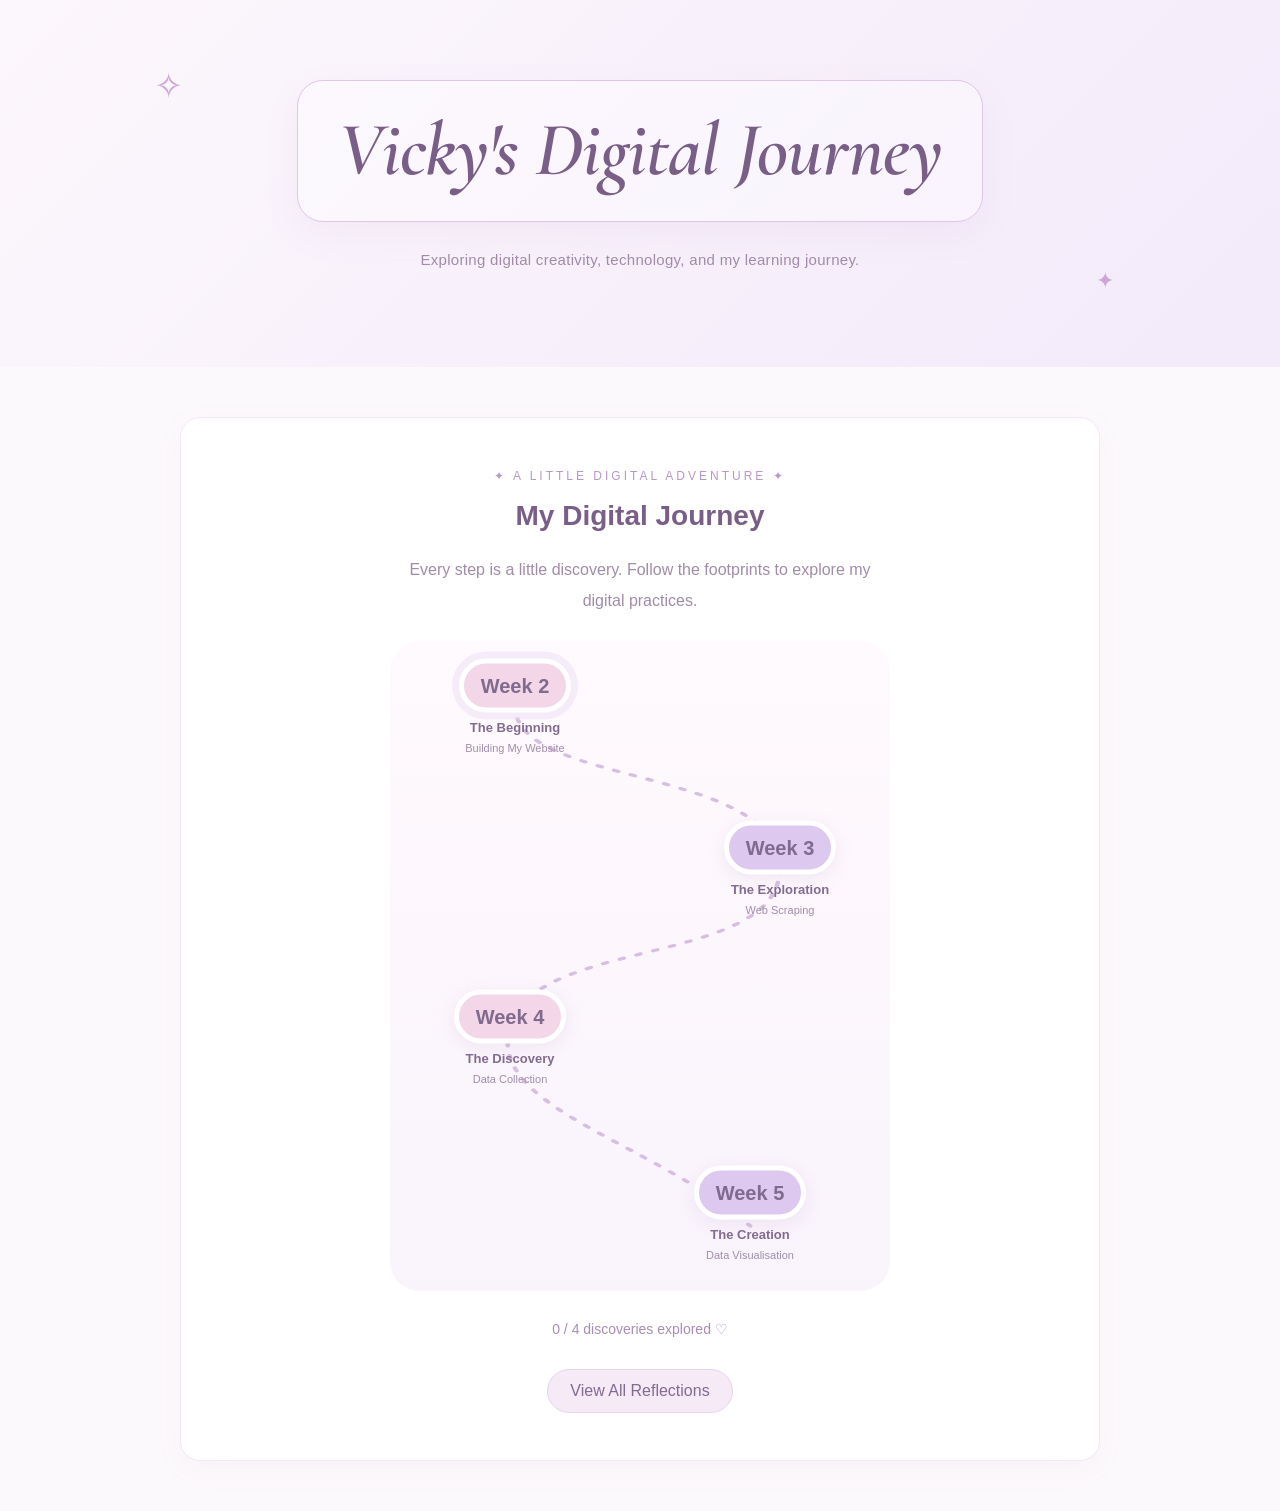
<file: index.html>
<!DOCTYPE html>
<html lang="en">
<head>
    <meta charset="UTF-8">
    <meta name="viewport" content="width=device-width, initial-scale=1.0">
    
<title>Vicky's Digital Journey</title>

<link rel="preconnect" href="https://fonts.googleapis.com">
<link rel="preconnect" href="https://fonts.gstatic.com" crossorigin>
<link href="https://fonts.googleapis.com/css2?family=Cormorant+Garamond:ital,wght@0,500;0,600;1,500;1,600&display=swap" rel="stylesheet">

<link rel="stylesheet" href="style.css?v=3">

</head>
<body>


<header>
    <h1>Vicky's Digital Journey</h1>
    <p>Exploring digital creativity, technology, and my learning journey.</p>

    <!-- Minimal animated stars -->
    <span class="hero-sparkle sparkle-one" aria-hidden="true">✧</span>
    <span class="hero-sparkle sparkle-two" aria-hidden="true">✦</span>
    <span class="hero-sparkle sparkle-three" aria-hidden="true">✧</span>

    <!-- Minimal line-art rose -->
    <svg class="hero-rose" viewBox="0 0 100 110" width="55" height="60"
         style="position:absolute !important; width:55px !important; height:60px !important; right:8%; bottom:12%;"         fill="none" stroke="currentColor"
         stroke-width="1.4" stroke-linecap="round"
         stroke-linejoin="round" aria-hidden="true">
        <path d="M48 45 C28 42 27 21 45 15 C58 8 75 21 69 37 C65 51 43 55 35 40 C27 27 41 17 53 23 C65 29 58 43 47 39 C40 36 43 29 49 29 C55 29 55 35 51 36"/>
        <path d="M35 39 C22 33 19 46 32 53 C45 63 69 56 76 43 C83 31 75 23 69 24"/>
        <path d="M52 56 C54 73 48 90 38 105"/>
        <path d="M51 73 C32 61 21 69 20 79 C32 83 44 81 51 73"/>
        <path d="M49 85 C64 72 77 76 82 85 C69 91 57 91 49 85"/>
    </svg>
</header>

    
<main>
<section id="digital-practices" class="journey-home">
  <p class="journey-label">✦ A LITTLE DIGITAL ADVENTURE ✦</p>

  <h2>My Digital Journey</h2>
  <p class="journey-intro">
    Every step is a little discovery.
    Follow the footprints to explore my digital practices.
  </p>

  <div class="journey-map">
    <svg class="journey-path" viewBox="0 0 340 600"
         preserveAspectRatio="none" aria-hidden="true">
      <path d="M85 60
         C85 135 265 115 265 210
         S80 270 80 370
         C80 435 180 465 245 540" />
    </svg>

    <a class="map-stop stop-1" data-week="2" href="week2.html">
      <span class="stop-circle">Week 2</span>
      <strong>The Beginning</strong>
      <small>Building My Website</small>
    </a>

    <a class="map-stop stop-2" data-week="3" href="week3.html">
      <span class="stop-circle">Week 3</span>     
      <strong>The Exploration</strong>
      <small>Web Scraping</small>
    </a>

    <a class="map-stop stop-3" data-week="4" href="week4.html">
      <span class="stop-circle">Week 4</span>
      <strong>The Discovery</strong>
      <small>Data Collection</small>
    </a>

    <a class="map-stop stop-4" data-week="5" href="week5.html">
      <span class="stop-circle">Week 5</span>
      <strong>The Creation</strong>
      <small>Data Visualisation</small>
    </a>
  </div>

  <p id="journey-progress" class="journey-progress">
    Your journey begins here ♡
  </p>

  <a id="view-all" class="view-all" href="reflections.html">
    View All Reflections
  </a>
</section>
</main>
<script src="journey.js?v=2"></script>
</body>
</html>
</file>
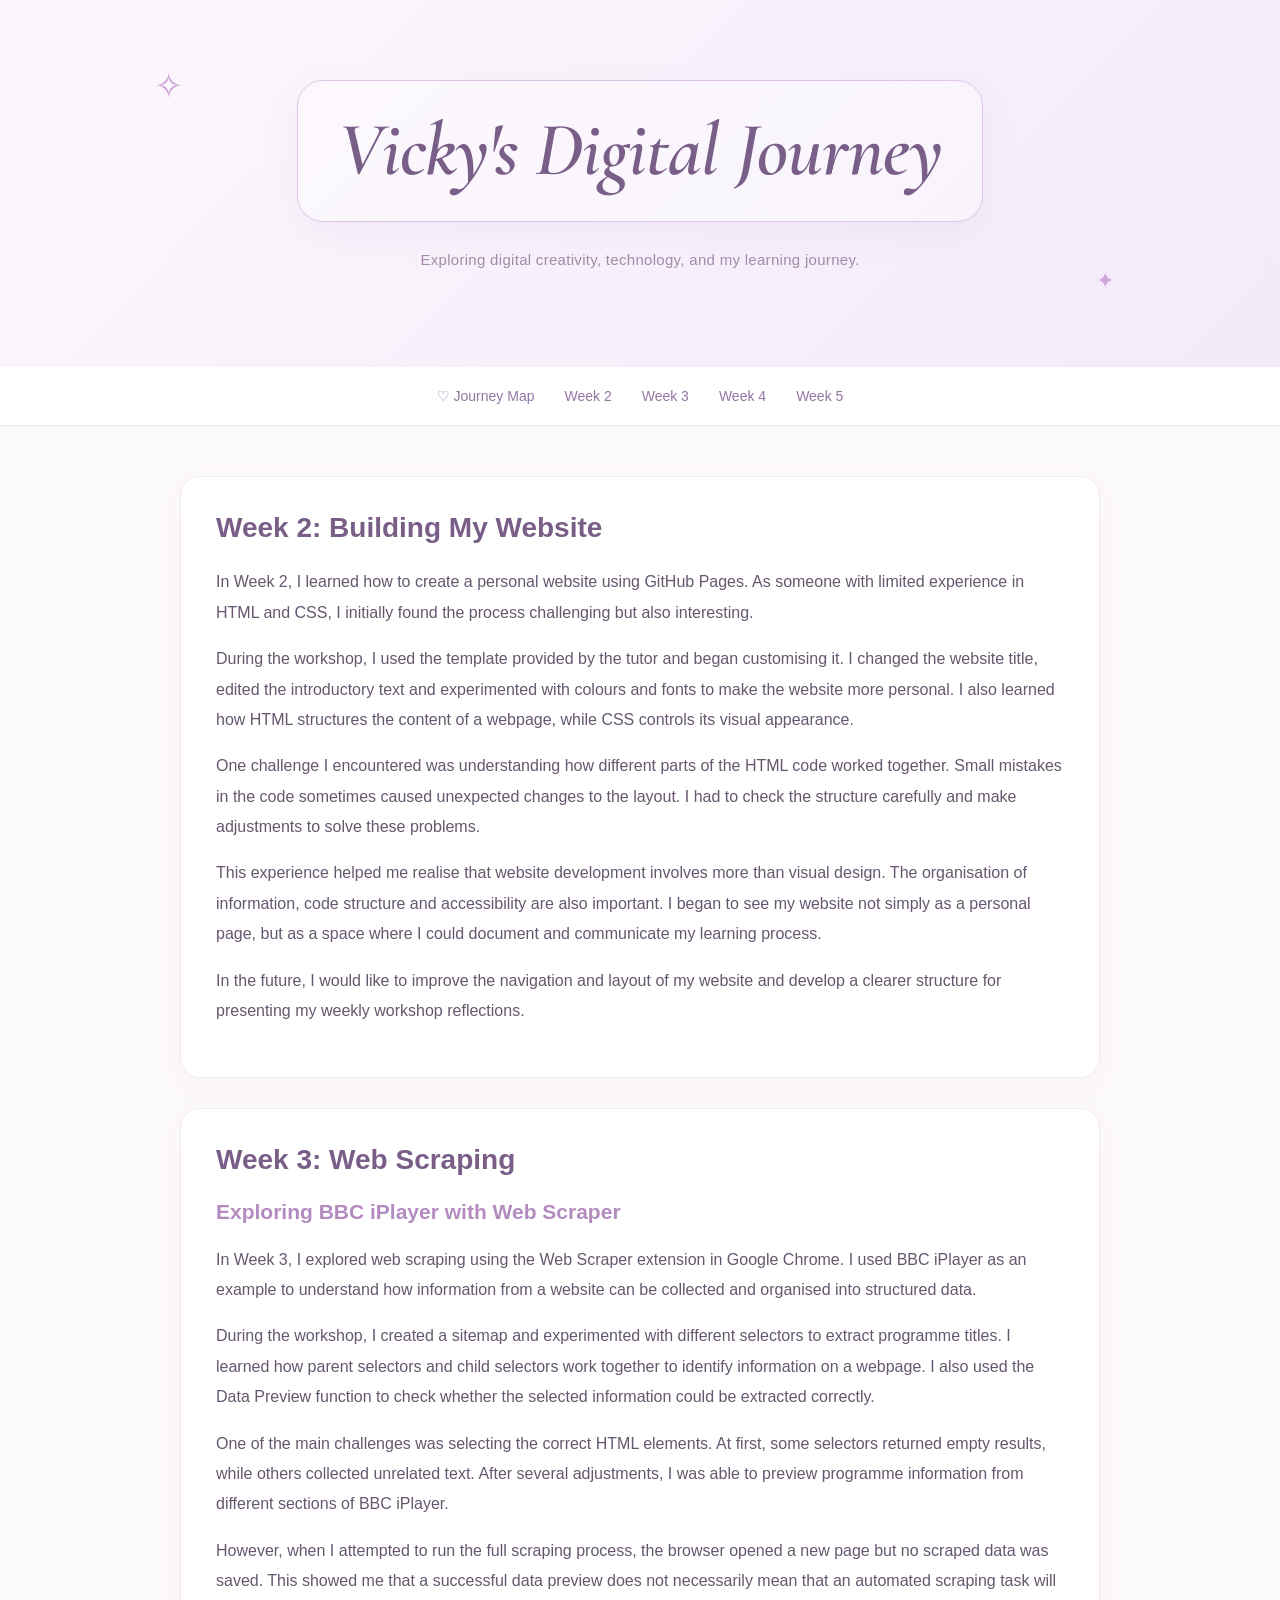
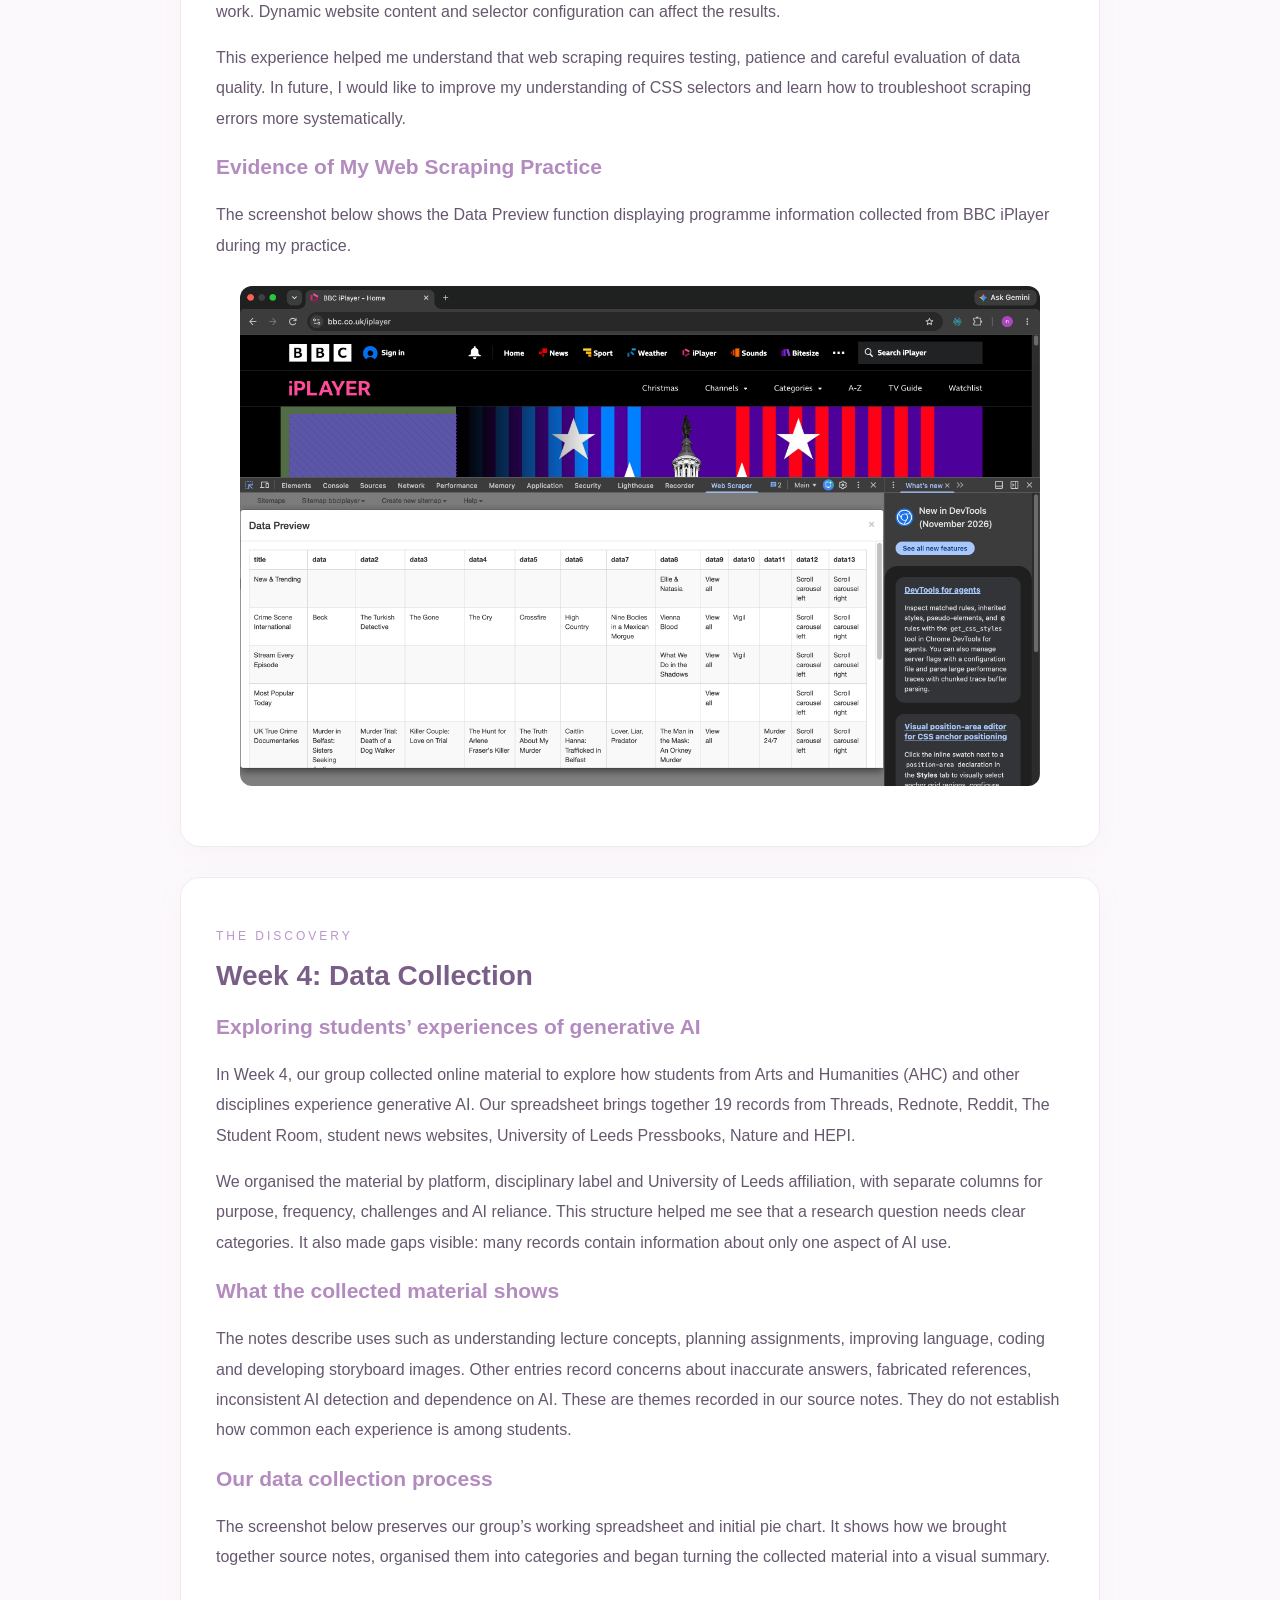
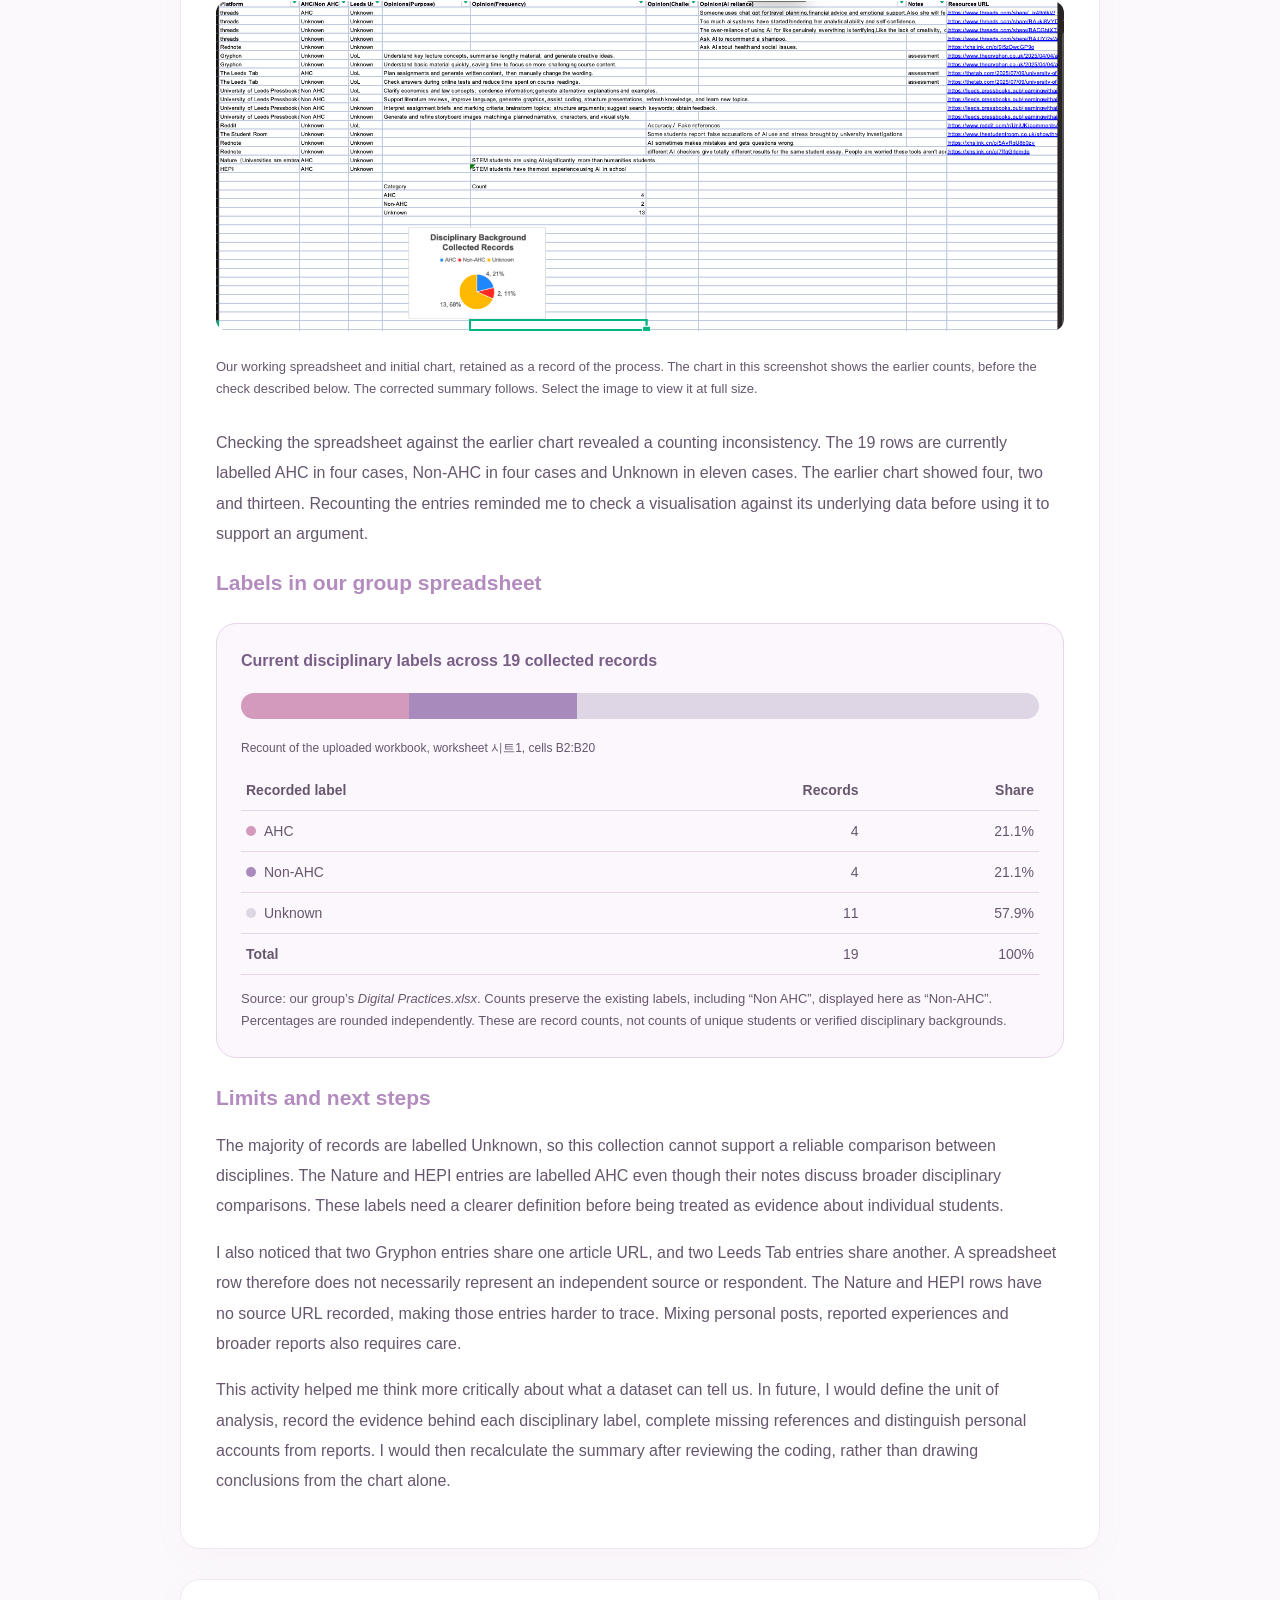
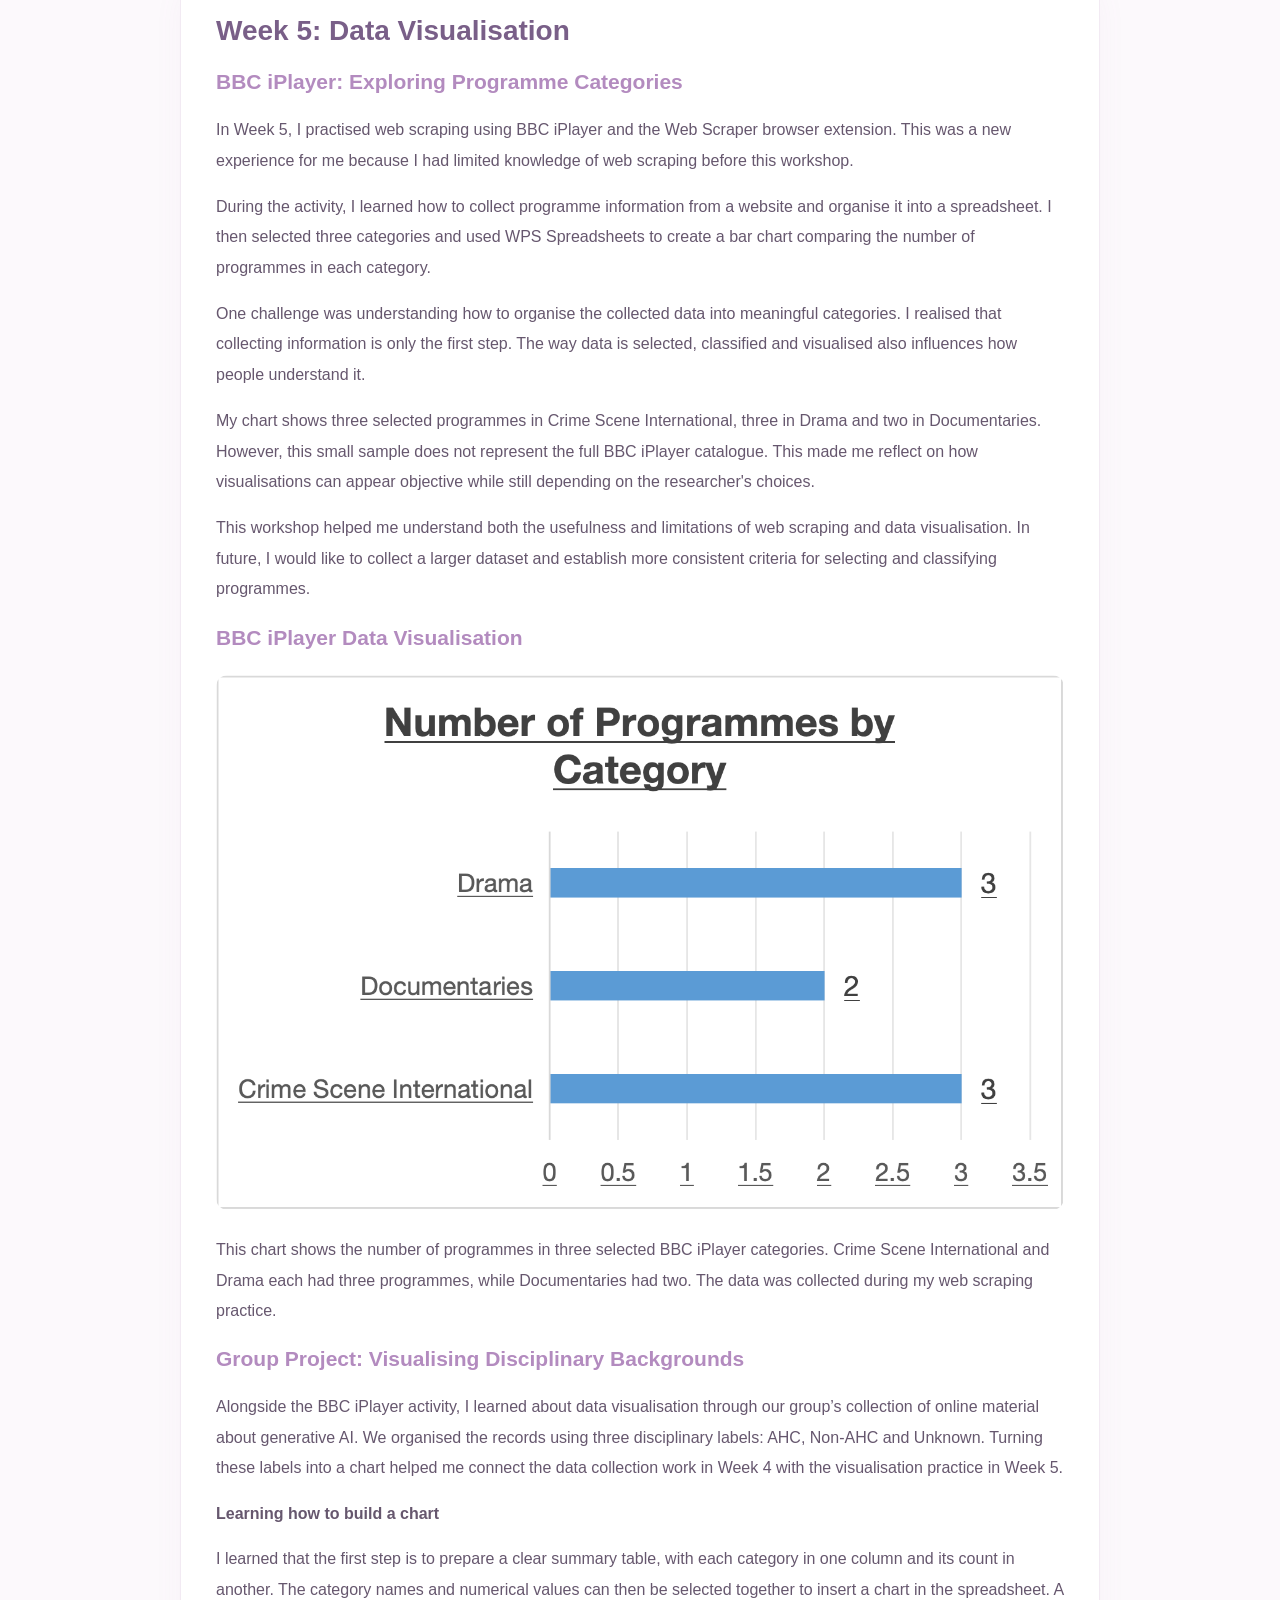
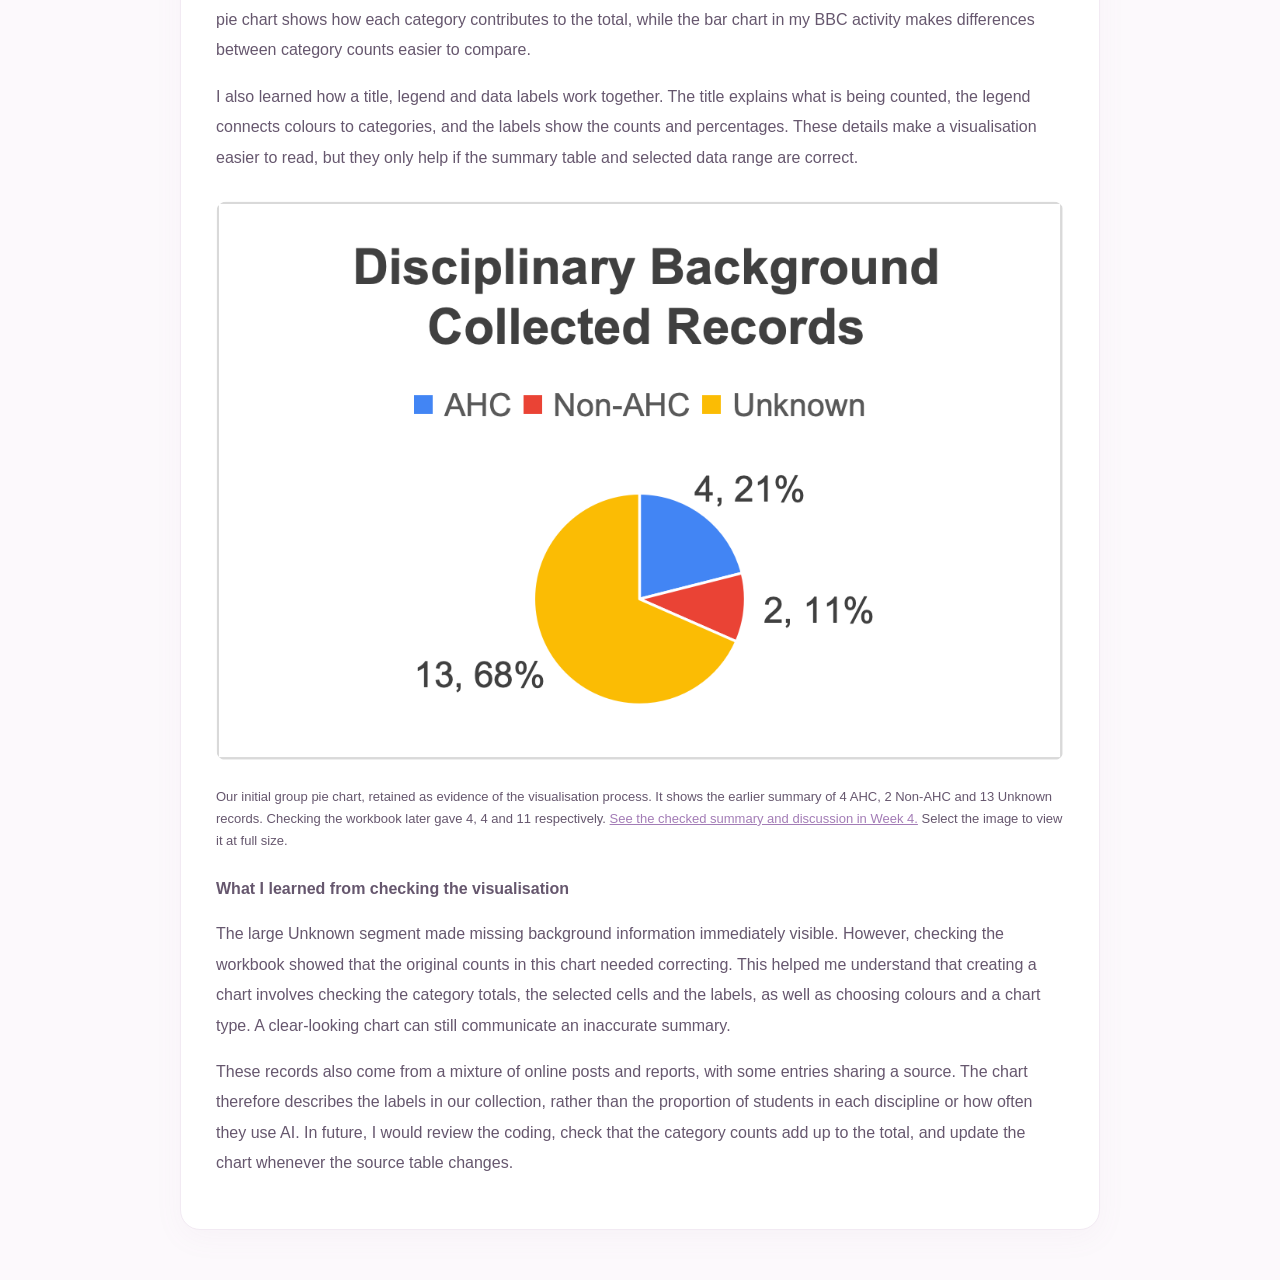
<file: reflections.html>
<!DOCTYPE html>
<html lang="en">
<head>
    <meta charset="UTF-8">
    <meta name="viewport" content="width=device-width, initial-scale=1.0">
    
<title>All Reflections | Vicky's Digital Journey</title>

<link rel="preconnect" href="https://fonts.googleapis.com">
<link rel="preconnect" href="https://fonts.gstatic.com" crossorigin>
<link href="https://fonts.googleapis.com/css2?family=Cormorant+Garamond:ital,wght@0,500;0,600;1,500;1,600&display=swap" rel="stylesheet">

<link rel="stylesheet" href="style.css?v=3">

</head>
<body>


<header>
    <h1>Vicky's Digital Journey</h1>
    <p>Exploring digital creativity, technology, and my learning journey.</p>

    <!-- Minimal animated stars -->
    <span class="hero-sparkle sparkle-one" aria-hidden="true">✧</span>
    <span class="hero-sparkle sparkle-two" aria-hidden="true">✦</span>
    <span class="hero-sparkle sparkle-three" aria-hidden="true">✧</span>

    <!-- Minimal line-art rose -->
    <svg class="hero-rose" viewBox="0 0 100 110" width="55" height="60"
         style="position:absolute !important; width:55px !important; height:60px !important; right:8%; bottom:12%;"         fill="none" stroke="currentColor"
         stroke-width="1.4" stroke-linecap="round"
         stroke-linejoin="round" aria-hidden="true">
        <path d="M48 45 C28 42 27 21 45 15 C58 8 75 21 69 37 C65 51 43 55 35 40 C27 27 41 17 53 23 C65 29 58 43 47 39 C40 36 43 29 49 29 C55 29 55 35 51 36"/>
        <path d="M35 39 C22 33 19 46 32 53 C45 63 69 56 76 43 C83 31 75 23 69 24"/>
        <path d="M52 56 C54 73 48 90 38 105"/>
        <path d="M51 73 C32 61 21 69 20 79 C32 83 44 81 51 73"/>
        <path d="M49 85 C64 72 77 76 82 85 C69 91 57 91 49 85"/>
    </svg>
</header>

    
<nav aria-label="Weekly reflections"><a href="index.html">♡ Journey Map</a><a href="week2.html">Week 2</a><a href="week3.html">Week 3</a><a href="week4.html">Week 4</a><a href="week5.html">Week 5</a></nav><main>
<section id="week2">
    <h2>Week 2: Building My Website</h2>
   
<p>
  In Week 2, I learned how to create a personal website
  using GitHub Pages. As someone with limited experience
  in HTML and CSS, I initially found the process
  challenging but also interesting.
</p>

<p>
  During the workshop, I used the template provided
  by the tutor and began customising it. I changed
  the website title, edited the introductory text
  and experimented with colours and fonts to make
  the website more personal. I also learned how HTML
  structures the content of a webpage, while CSS
  controls its visual appearance.
</p>

<p>
  One challenge I encountered was understanding how
  different parts of the HTML code worked together.
  Small mistakes in the code sometimes caused
  unexpected changes to the layout. I had to check
  the structure carefully and make adjustments
  to solve these problems.
</p>

<p>
  This experience helped me realise that website
  development involves more than visual design.
  The organisation of information, code structure
  and accessibility are also important. I began
  to see my website not simply as a personal page,
  but as a space where I could document and
  communicate my learning process.
</p>

<p>
  In the future, I would like to improve the navigation
  and layout of my website and develop a clearer
  structure for presenting my weekly workshop
  reflections.
</p>
  </section>
<section id="week3">
  <h2>Week 3: Web Scraping</h2>

  <h3>Exploring BBC iPlayer with Web Scraper</h3>

  <p>
    In Week 3, I explored web scraping using the
    Web Scraper extension in Google Chrome.
    I used BBC iPlayer as an example to understand
    how information from a website can be collected
    and organised into structured data.
  </p>

  <p>
    During the workshop, I created a sitemap and
    experimented with different selectors to
    extract programme titles. I learned how
    parent selectors and child selectors work
    together to identify information on a webpage.
    I also used the Data Preview function to
    check whether the selected information
    could be extracted correctly.
  </p>

  <p>
    One of the main challenges was selecting
    the correct HTML elements. At first,
    some selectors returned empty results,
    while others collected unrelated text.
    After several adjustments, I was able
    to preview programme information from
    different sections of BBC iPlayer.
  </p>

  <p>
    However, when I attempted to run the full
    scraping process, the browser opened a
    new page but no scraped data was saved.
    This showed me that a successful data
    preview does not necessarily mean that
    an automated scraping task will work.
    Dynamic website content and selector
    configuration can affect the results.
  </p>

  <p>
    This experience helped me understand that
    web scraping requires testing, patience
    and careful evaluation of data quality.
    In future, I would like to improve my
    understanding of CSS selectors and
    learn how to troubleshoot scraping errors
    more systematically.
  </p>

  <h3>Evidence of My Web Scraping Practice</h3>

  <p>
    The screenshot below shows the Data Preview
    function displaying programme information
    collected from BBC iPlayer during my practice.
  </p>

 <img src="bbc-scraping.png"
     alt="BBC iPlayer web scraping data preview"
     width="800">
</section>
<section id="week4">
  <p class="journey-label">THE DISCOVERY</p>
  <h2>Week 4: Data Collection</h2>
  <h3>Exploring students’ experiences of generative AI</h3>
  <p>In Week 4, our group collected online material to explore how students from Arts and Humanities (AHC) and other disciplines experience generative AI. Our spreadsheet brings together 19 records from Threads, Rednote, Reddit, The Student Room, student news websites, University of Leeds Pressbooks, Nature and HEPI.</p>
  <p>We organised the material by platform, disciplinary label and University of Leeds affiliation, with separate columns for purpose, frequency, challenges and AI reliance. This structure helped me see that a research question needs clear categories. It also made gaps visible: many records contain information about only one aspect of AI use.</p>
  <h3>What the collected material shows</h3>
  <p>The notes describe uses such as understanding lecture concepts, planning assignments, improving language, coding and developing storyboard images. Other entries record concerns about inaccurate answers, fabricated references, inconsistent AI detection and dependence on AI. These are themes recorded in our source notes. They do not establish how common each experience is among students.</p>
  <h3>Our data collection process</h3>
  <p>The screenshot below preserves our group’s working spreadsheet and initial pie chart. It shows how we brought together source notes, organised them into categories and began turning the collected material into a visual summary.</p>
  <figure style="margin: 28px 0;">
    <a href="week4-group-data-process.png" aria-label="Open the original group spreadsheet screenshot at full size">
      <img src="week4-group-data-process.png" width="1556" height="606" loading="lazy" alt="Our group’s working spreadsheet with source notes, disciplinary labels and an initial pie chart showing AHC 4, Non-AHC 2 and Unknown 13 before the counts were checked.">
    </a>
    <figcaption class="source-note">Our working spreadsheet and initial chart, retained as a record of the process. The chart in this screenshot shows the earlier counts, before the check described below. The corrected summary follows. Select the image to view it at full size.</figcaption>
  </figure>
  <p>Checking the spreadsheet against the earlier chart revealed a counting inconsistency. The 19 rows are currently labelled AHC in four cases, Non-AHC in four cases and Unknown in eleven cases. The earlier chart showed four, two and thirteen. Recounting the entries reminded me to check a visualisation against its underlying data before using it to support an argument.</p>
  <h3>Labels in our group spreadsheet</h3>
  <figure class="record-summary">
    <figcaption>Current disciplinary labels across 19 collected records</figcaption>
    <div class="record-bar" aria-hidden="true"><span class="bar-ahc"></span><span class="bar-non-ahc"></span><span class="bar-unknown"></span></div>
    <table class="record-table">
      <caption>Recount of the uploaded workbook, worksheet 시트1, cells B2:B20</caption>
      <thead><tr><th scope="col">Recorded label</th><th scope="col">Records</th><th scope="col">Share</th></tr></thead>
      <tbody>
        <tr><th scope="row"><span class="record-key key-ahc" aria-hidden="true"></span>AHC</th><td>4</td><td>21.1%</td></tr>
        <tr><th scope="row"><span class="record-key key-non-ahc" aria-hidden="true"></span>Non-AHC</th><td>4</td><td>21.1%</td></tr>
        <tr><th scope="row"><span class="record-key key-unknown" aria-hidden="true"></span>Unknown</th><td>11</td><td>57.9%</td></tr>
      </tbody>
      <tfoot><tr><th scope="row">Total</th><td>19</td><td>100%</td></tr></tfoot>
    </table>
    <p class="source-note">Source: our group’s <cite>Digital Practices.xlsx</cite>. Counts preserve the existing labels, including “Non AHC”, displayed here as “Non-AHC”. Percentages are rounded independently. These are record counts, not counts of unique students or verified disciplinary backgrounds.</p>
  </figure>
  <h3>Limits and next steps</h3>
  <p>The majority of records are labelled Unknown, so this collection cannot support a reliable comparison between disciplines. The Nature and HEPI entries are labelled AHC even though their notes discuss broader disciplinary comparisons. These labels need a clearer definition before being treated as evidence about individual students.</p>
  <p>I also noticed that two Gryphon entries share one article URL, and two Leeds Tab entries share another. A spreadsheet row therefore does not necessarily represent an independent source or respondent. The Nature and HEPI rows have no source URL recorded, making those entries harder to trace. Mixing personal posts, reported experiences and broader reports also requires care.</p>
  <p>This activity helped me think more critically about what a dataset can tell us. In future, I would define the unit of analysis, record the evidence behind each disciplinary label, complete missing references and distinguish personal accounts from reports. I would then recalculate the summary after reviewing the coding, rather than drawing conclusions from the chart alone.</p>
</section>

<section id="week5">
    <h2>Week 5: Data Visualisation</h2>
    <h3>BBC iPlayer: Exploring Programme Categories</h3>
   
<p>
  In Week 5, I practised web scraping using BBC iPlayer
  and the Web Scraper browser extension. This was a new
  experience for me because I had limited knowledge
  of web scraping before this workshop.
</p>

<p>
  During the activity, I learned how to collect programme
  information from a website and organise it into a
  spreadsheet. I then selected three categories and used
  WPS Spreadsheets to create a bar chart comparing the
  number of programmes in each category.
</p>

<p>
  One challenge was understanding how to organise the
  collected data into meaningful categories. I realised
  that collecting information is only the first step.
  The way data is selected, classified and visualised
  also influences how people understand it.
</p>

<p>
  My chart shows three selected programmes in Crime
  Scene International, three in Drama and two in
  Documentaries. However, this small sample does not
  represent the full BBC iPlayer catalogue. This made
  me reflect on how visualisations can appear objective
  while still depending on the researcher's choices.
</p>

<p>
  This workshop helped me understand both the usefulness
  and limitations of web scraping and data visualisation.
  In future, I would like to collect a larger dataset
  and establish more consistent criteria for selecting
  and classifying programmes.
</p>

      
<h3>BBC iPlayer Data Visualisation</h3>

<img
    src="bbc-chart.png"
    alt="Bar chart of selected BBC iPlayer programmes"
>

<p>
    This chart shows the number of programmes
    in three selected BBC iPlayer categories.
    Crime Scene International and Drama each
    had three programmes, while Documentaries
    had two. The data was collected during
    my web scraping practice.
</p>
  
  <h3>Group Project: Visualising Disciplinary Backgrounds</h3>
  <p>Alongside the BBC iPlayer activity, I learned about data visualisation through our group’s collection of online material about generative AI. We organised the records using three disciplinary labels: AHC, Non-AHC and Unknown. Turning these labels into a chart helped me connect the data collection work in Week 4 with the visualisation practice in Week 5.</p>
  <h4>Learning how to build a chart</h4>
  <p>I learned that the first step is to prepare a clear summary table, with each category in one column and its count in another. The category names and numerical values can then be selected together to insert a chart in the spreadsheet. A pie chart shows how each category contributes to the total, while the bar chart in my BBC activity makes differences between category counts easier to compare.</p>
  <p>I also learned how a title, legend and data labels work together. The title explains what is being counted, the legend connects colours to categories, and the labels show the counts and percentages. These details make a visualisation easier to read, but they only help if the summary table and selected data range are correct.</p>
  <figure style="margin: 28px 0;">
    <a href="week5-group-chart.png" aria-label="Open our group’s initial disciplinary background pie chart at full size">
      <img src="week5-group-chart.png" width="1092" height="721" loading="lazy" alt="Initial group pie chart showing AHC 4 (21%), Non-AHC 2 (11%) and Unknown 13 (68%), before the spreadsheet counts were checked.">
    </a>
    <figcaption class="source-note">Our initial group pie chart, retained as evidence of the visualisation process. It shows the earlier summary of 4 AHC, 2 Non-AHC and 13 Unknown records. Checking the workbook later gave 4, 4 and 11 respectively. <a href="week4.html#week4">See the checked summary and discussion in Week 4.</a> Select the image to view it at full size.</figcaption>
  </figure>
  <h4>What I learned from checking the visualisation</h4>
  <p>The large Unknown segment made missing background information immediately visible. However, checking the workbook showed that the original counts in this chart needed correcting. This helped me understand that creating a chart involves checking the category totals, the selected cells and the labels, as well as choosing colours and a chart type. A clear-looking chart can still communicate an inaccurate summary.</p>
  <p>These records also come from a mixture of online posts and reports, with some entries sharing a source. The chart therefore describes the labels in our collection, rather than the proportion of students in each discipline or how often they use AI. In future, I would review the coding, check that the category counts add up to the total, and update the chart whenever the source table changes.</p>
</section>
</main>
<script src="journey.js?v=2"></script>
</body>
</html>
</file>
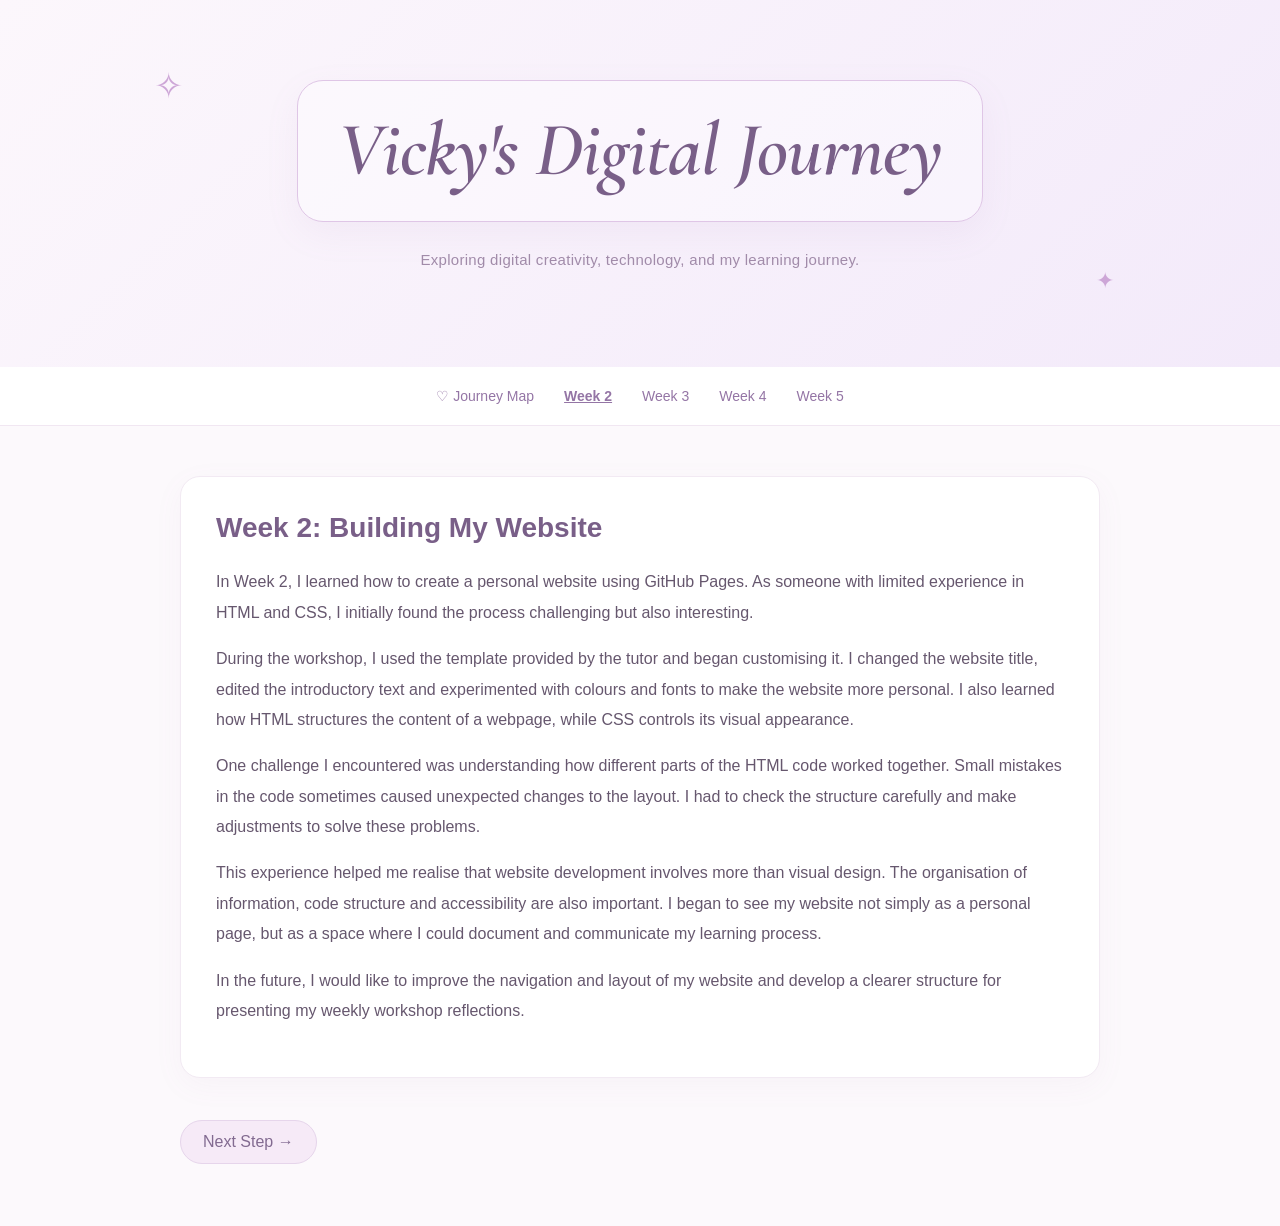
<file: week2.html>
<!DOCTYPE html>
<html lang="en">
<head>
    <meta charset="UTF-8">
    <meta name="viewport" content="width=device-width, initial-scale=1.0">
    
<title>Week 2: Building My Website | Vicky's Digital Journey</title>

<link rel="preconnect" href="https://fonts.googleapis.com">
<link rel="preconnect" href="https://fonts.gstatic.com" crossorigin>
<link href="https://fonts.googleapis.com/css2?family=Cormorant+Garamond:ital,wght@0,500;0,600;1,500;1,600&display=swap" rel="stylesheet">

<link rel="stylesheet" href="style.css?v=3">

</head>
<body>


<header>
    <h1>Vicky's Digital Journey</h1>
    <p>Exploring digital creativity, technology, and my learning journey.</p>

    <!-- Minimal animated stars -->
    <span class="hero-sparkle sparkle-one" aria-hidden="true">✧</span>
    <span class="hero-sparkle sparkle-two" aria-hidden="true">✦</span>
    <span class="hero-sparkle sparkle-three" aria-hidden="true">✧</span>

    <!-- Minimal line-art rose -->
    <svg class="hero-rose" viewBox="0 0 100 110" width="55" height="60"
         style="position:absolute !important; width:55px !important; height:60px !important; right:8%; bottom:12%;"         fill="none" stroke="currentColor"
         stroke-width="1.4" stroke-linecap="round"
         stroke-linejoin="round" aria-hidden="true">
        <path d="M48 45 C28 42 27 21 45 15 C58 8 75 21 69 37 C65 51 43 55 35 40 C27 27 41 17 53 23 C65 29 58 43 47 39 C40 36 43 29 49 29 C55 29 55 35 51 36"/>
        <path d="M35 39 C22 33 19 46 32 53 C45 63 69 56 76 43 C83 31 75 23 69 24"/>
        <path d="M52 56 C54 73 48 90 38 105"/>
        <path d="M51 73 C32 61 21 69 20 79 C32 83 44 81 51 73"/>
        <path d="M49 85 C64 72 77 76 82 85 C69 91 57 91 49 85"/>
    </svg>
</header>

    
<nav aria-label="Weekly reflections"><a href="index.html">♡ Journey Map</a><a href="week2.html">Week 2</a><a href="week3.html">Week 3</a><a href="week4.html">Week 4</a><a href="week5.html">Week 5</a></nav><main data-reflection-week="2">
<section id="week2">
    <h2>Week 2: Building My Website</h2>
   
<p>
  In Week 2, I learned how to create a personal website
  using GitHub Pages. As someone with limited experience
  in HTML and CSS, I initially found the process
  challenging but also interesting.
</p>

<p>
  During the workshop, I used the template provided
  by the tutor and began customising it. I changed
  the website title, edited the introductory text
  and experimented with colours and fonts to make
  the website more personal. I also learned how HTML
  structures the content of a webpage, while CSS
  controls its visual appearance.
</p>

<p>
  One challenge I encountered was understanding how
  different parts of the HTML code worked together.
  Small mistakes in the code sometimes caused
  unexpected changes to the layout. I had to check
  the structure carefully and make adjustments
  to solve these problems.
</p>

<p>
  This experience helped me realise that website
  development involves more than visual design.
  The organisation of information, code structure
  and accessibility are also important. I began
  to see my website not simply as a personal page,
  but as a space where I could document and
  communicate my learning process.
</p>

<p>
  In the future, I would like to improve the navigation
  and layout of my website and develop a clearer
  structure for presenting my weekly workshop
  reflections.
</p>
  </section>
<a class="next-step" href="week3.html">Next Step →</a>
</main>
<script src="journey.js?v=2"></script>
</body>
</html>
</file>
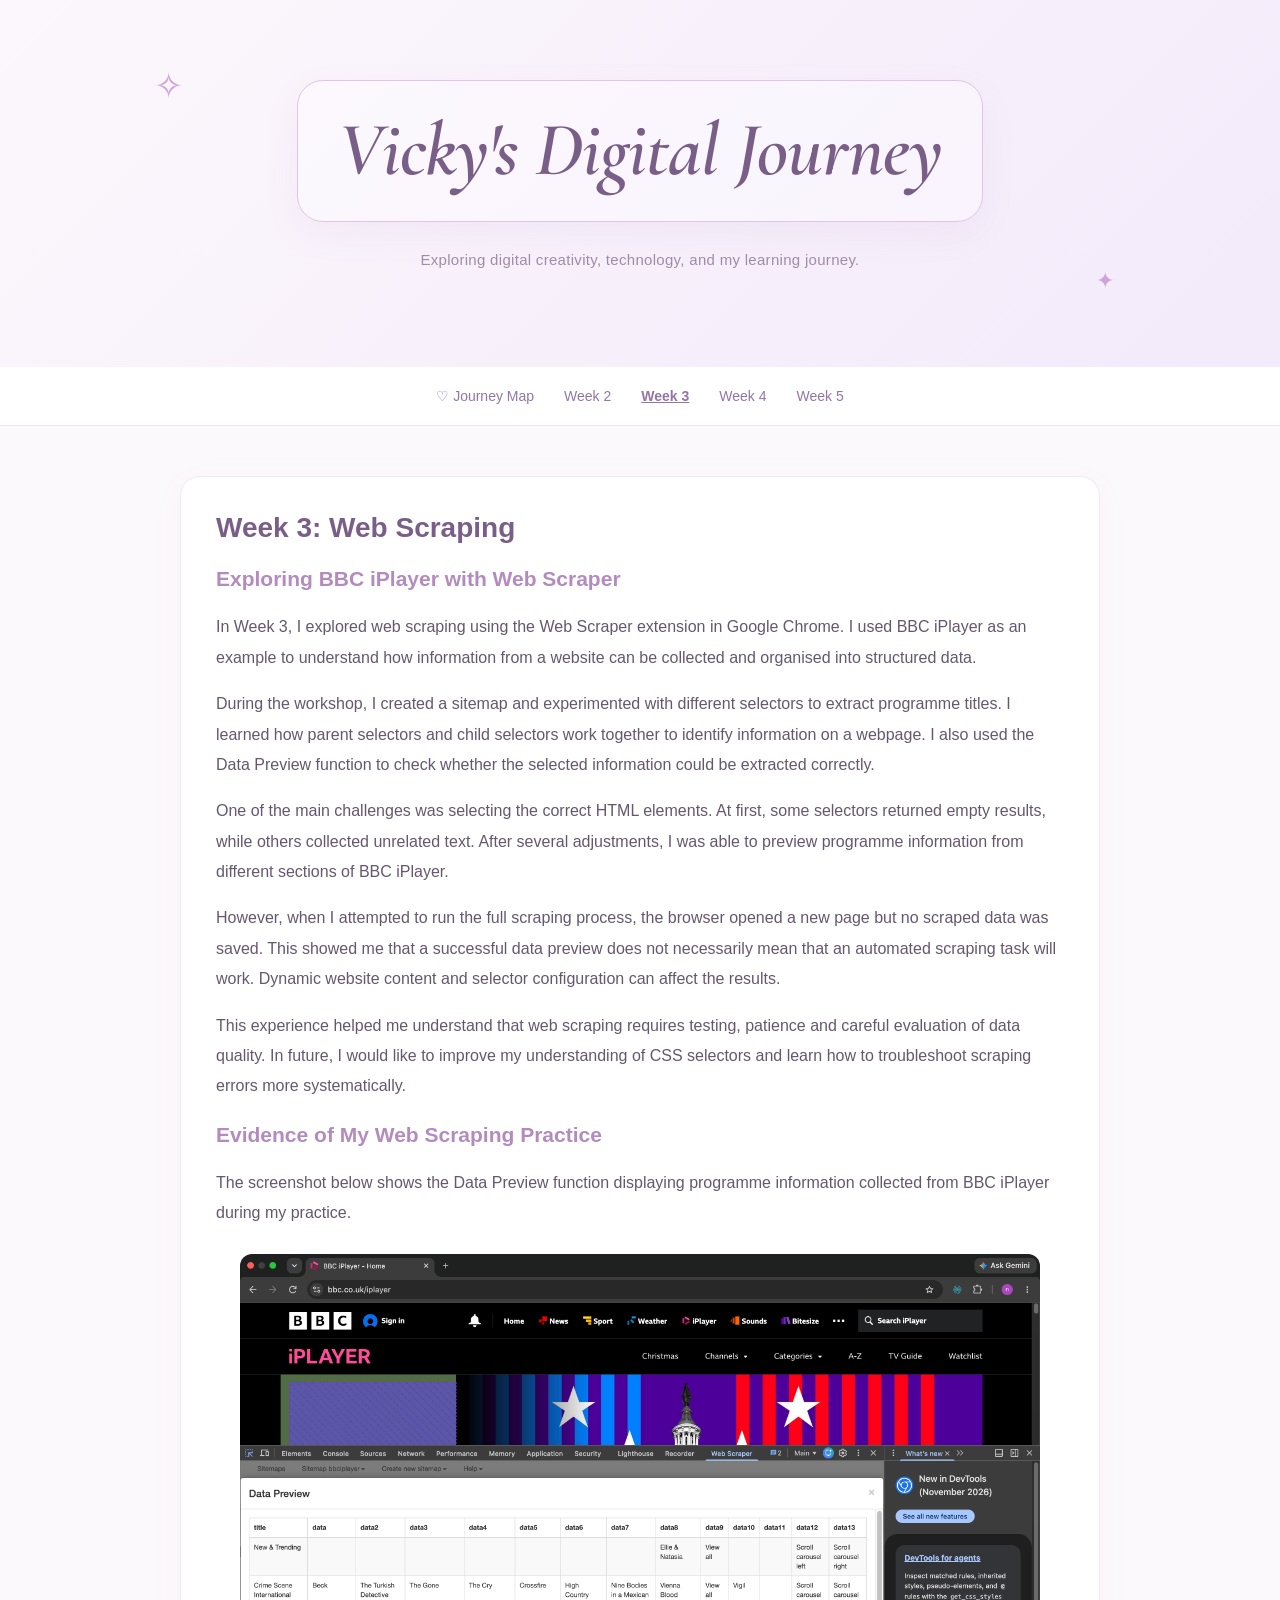
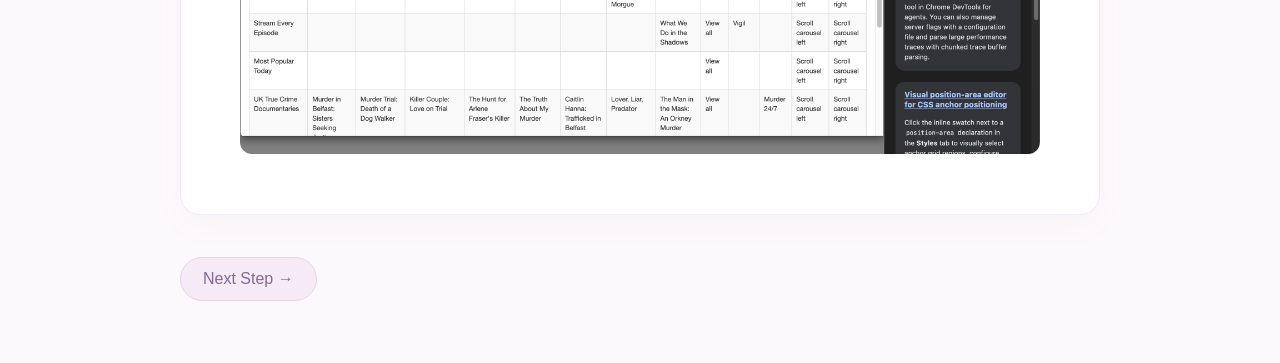
<file: week3.html>
<!DOCTYPE html>
<html lang="en">
<head>
    <meta charset="UTF-8">
    <meta name="viewport" content="width=device-width, initial-scale=1.0">
    
<title>Week 3: Web Scraping | Vicky's Digital Journey</title>

<link rel="preconnect" href="https://fonts.googleapis.com">
<link rel="preconnect" href="https://fonts.gstatic.com" crossorigin>
<link href="https://fonts.googleapis.com/css2?family=Cormorant+Garamond:ital,wght@0,500;0,600;1,500;1,600&display=swap" rel="stylesheet">

<link rel="stylesheet" href="style.css?v=3">

</head>
<body>


<header>
    <h1>Vicky's Digital Journey</h1>
    <p>Exploring digital creativity, technology, and my learning journey.</p>

    <!-- Minimal animated stars -->
    <span class="hero-sparkle sparkle-one" aria-hidden="true">✧</span>
    <span class="hero-sparkle sparkle-two" aria-hidden="true">✦</span>
    <span class="hero-sparkle sparkle-three" aria-hidden="true">✧</span>

    <!-- Minimal line-art rose -->
    <svg class="hero-rose" viewBox="0 0 100 110" width="55" height="60"
         style="position:absolute !important; width:55px !important; height:60px !important; right:8%; bottom:12%;"         fill="none" stroke="currentColor"
         stroke-width="1.4" stroke-linecap="round"
         stroke-linejoin="round" aria-hidden="true">
        <path d="M48 45 C28 42 27 21 45 15 C58 8 75 21 69 37 C65 51 43 55 35 40 C27 27 41 17 53 23 C65 29 58 43 47 39 C40 36 43 29 49 29 C55 29 55 35 51 36"/>
        <path d="M35 39 C22 33 19 46 32 53 C45 63 69 56 76 43 C83 31 75 23 69 24"/>
        <path d="M52 56 C54 73 48 90 38 105"/>
        <path d="M51 73 C32 61 21 69 20 79 C32 83 44 81 51 73"/>
        <path d="M49 85 C64 72 77 76 82 85 C69 91 57 91 49 85"/>
    </svg>
</header>

    
<nav aria-label="Weekly reflections"><a href="index.html">♡ Journey Map</a><a href="week2.html">Week 2</a><a href="week3.html">Week 3</a><a href="week4.html">Week 4</a><a href="week5.html">Week 5</a></nav><main data-reflection-week="3">
<section id="week3">
  <h2>Week 3: Web Scraping</h2>

  <h3>Exploring BBC iPlayer with Web Scraper</h3>

  <p>
    In Week 3, I explored web scraping using the
    Web Scraper extension in Google Chrome.
    I used BBC iPlayer as an example to understand
    how information from a website can be collected
    and organised into structured data.
  </p>

  <p>
    During the workshop, I created a sitemap and
    experimented with different selectors to
    extract programme titles. I learned how
    parent selectors and child selectors work
    together to identify information on a webpage.
    I also used the Data Preview function to
    check whether the selected information
    could be extracted correctly.
  </p>

  <p>
    One of the main challenges was selecting
    the correct HTML elements. At first,
    some selectors returned empty results,
    while others collected unrelated text.
    After several adjustments, I was able
    to preview programme information from
    different sections of BBC iPlayer.
  </p>

  <p>
    However, when I attempted to run the full
    scraping process, the browser opened a
    new page but no scraped data was saved.
    This showed me that a successful data
    preview does not necessarily mean that
    an automated scraping task will work.
    Dynamic website content and selector
    configuration can affect the results.
  </p>

  <p>
    This experience helped me understand that
    web scraping requires testing, patience
    and careful evaluation of data quality.
    In future, I would like to improve my
    understanding of CSS selectors and
    learn how to troubleshoot scraping errors
    more systematically.
  </p>

  <h3>Evidence of My Web Scraping Practice</h3>

  <p>
    The screenshot below shows the Data Preview
    function displaying programme information
    collected from BBC iPlayer during my practice.
  </p>

 <img src="bbc-scraping.png"
     alt="BBC iPlayer web scraping data preview"
     width="800">
</section>
<a class="next-step" href="week4.html">Next Step →</a>
</main>
<script src="journey.js?v=2"></script>
</body>
</html>
</file>
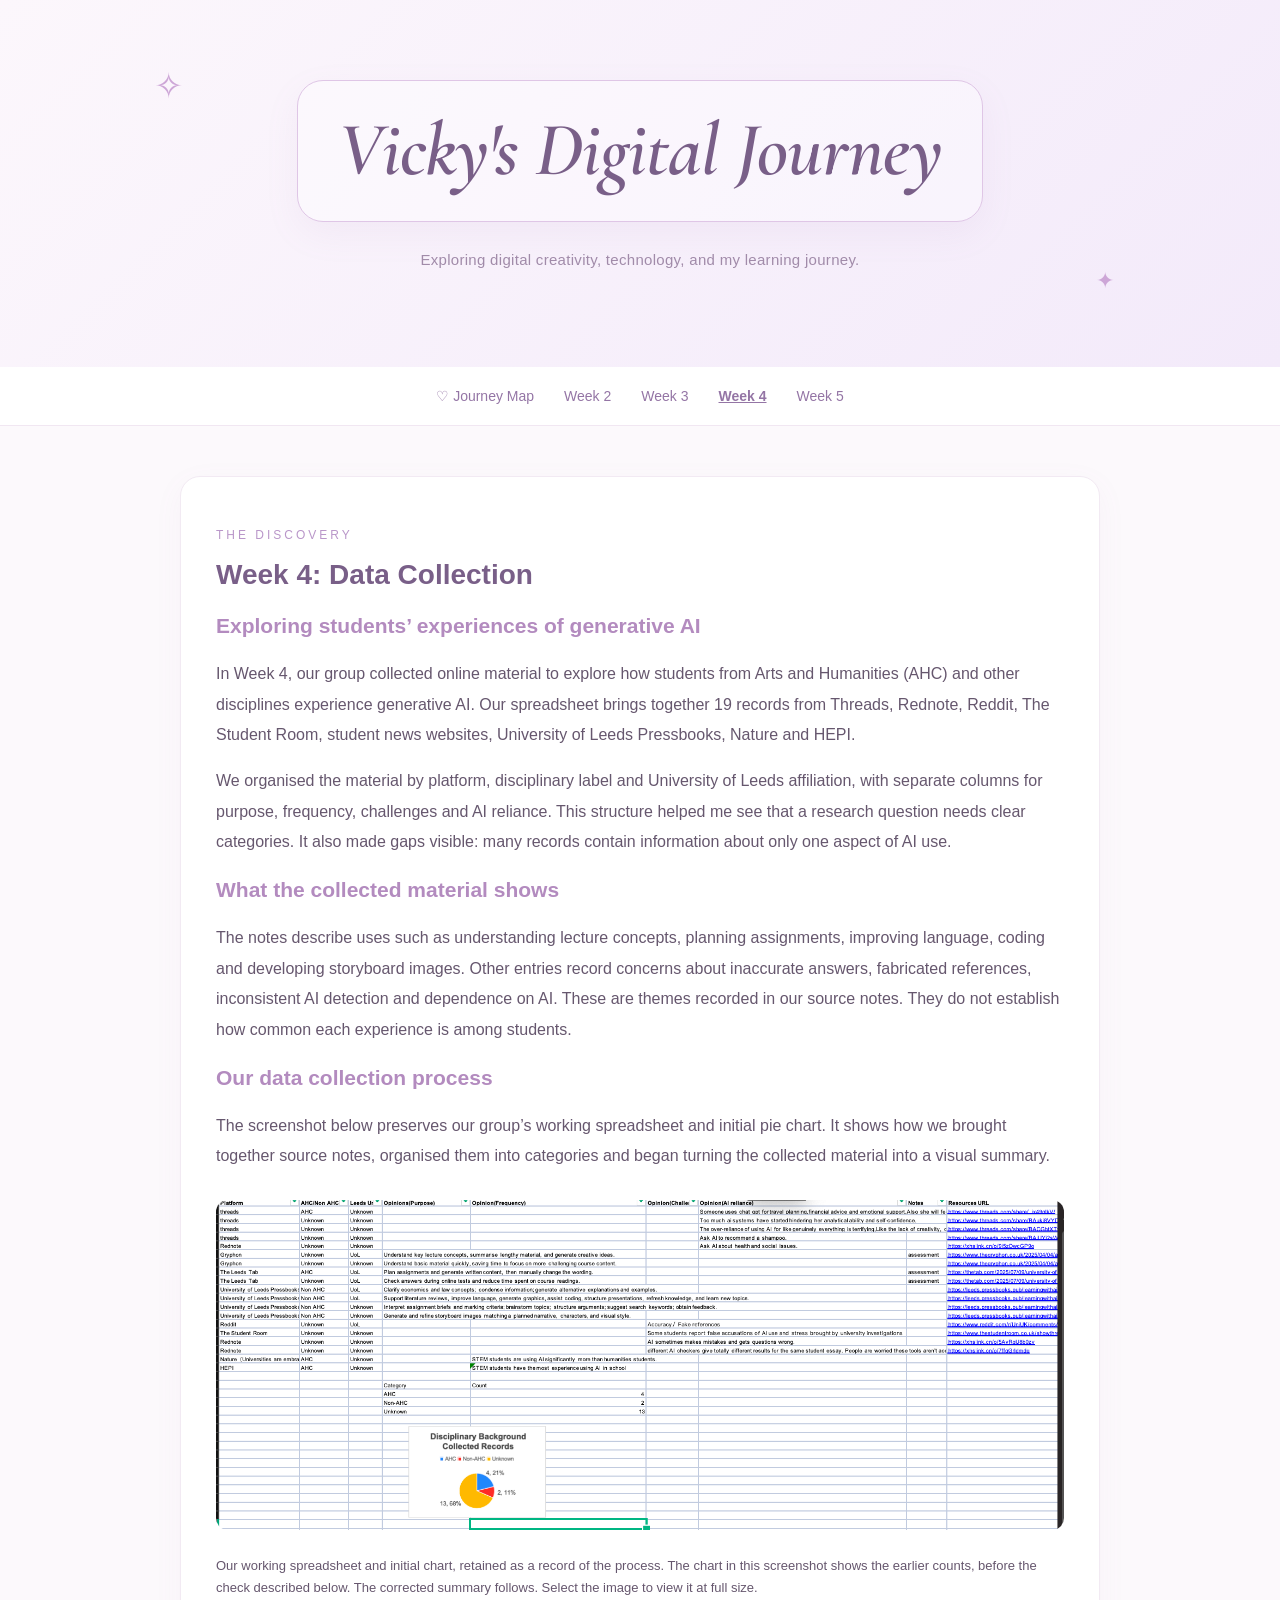
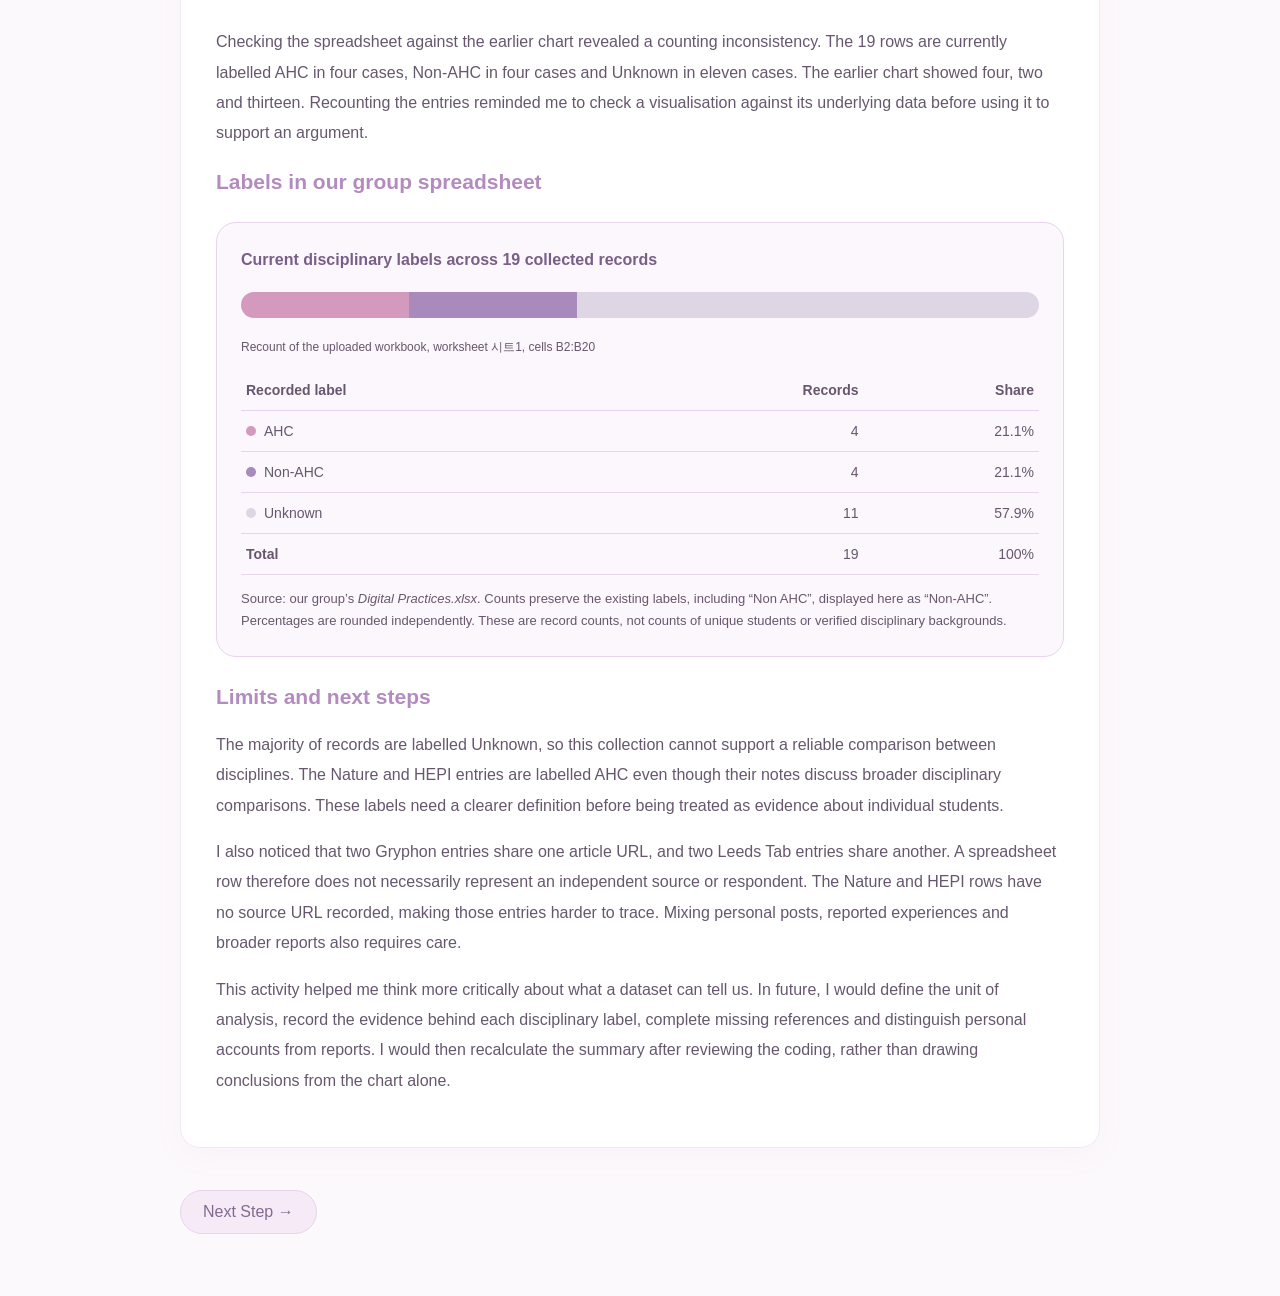
<file: week4.html>
<!DOCTYPE html>
<html lang="en">
<head>
    <meta charset="UTF-8">
    <meta name="viewport" content="width=device-width, initial-scale=1.0">
    
<title>Week 4: Data Collection | Vicky's Digital Journey</title>

<link rel="preconnect" href="https://fonts.googleapis.com">
<link rel="preconnect" href="https://fonts.gstatic.com" crossorigin>
<link href="https://fonts.googleapis.com/css2?family=Cormorant+Garamond:ital,wght@0,500;0,600;1,500;1,600&display=swap" rel="stylesheet">

<link rel="stylesheet" href="style.css?v=3">

</head>
<body>


<header>
    <h1>Vicky's Digital Journey</h1>
    <p>Exploring digital creativity, technology, and my learning journey.</p>

    <!-- Minimal animated stars -->
    <span class="hero-sparkle sparkle-one" aria-hidden="true">✧</span>
    <span class="hero-sparkle sparkle-two" aria-hidden="true">✦</span>
    <span class="hero-sparkle sparkle-three" aria-hidden="true">✧</span>

    <!-- Minimal line-art rose -->
    <svg class="hero-rose" viewBox="0 0 100 110" width="55" height="60"
         style="position:absolute !important; width:55px !important; height:60px !important; right:8%; bottom:12%;"         fill="none" stroke="currentColor"
         stroke-width="1.4" stroke-linecap="round"
         stroke-linejoin="round" aria-hidden="true">
        <path d="M48 45 C28 42 27 21 45 15 C58 8 75 21 69 37 C65 51 43 55 35 40 C27 27 41 17 53 23 C65 29 58 43 47 39 C40 36 43 29 49 29 C55 29 55 35 51 36"/>
        <path d="M35 39 C22 33 19 46 32 53 C45 63 69 56 76 43 C83 31 75 23 69 24"/>
        <path d="M52 56 C54 73 48 90 38 105"/>
        <path d="M51 73 C32 61 21 69 20 79 C32 83 44 81 51 73"/>
        <path d="M49 85 C64 72 77 76 82 85 C69 91 57 91 49 85"/>
    </svg>
</header>

    
<nav aria-label="Weekly reflections"><a href="index.html">♡ Journey Map</a><a href="week2.html">Week 2</a><a href="week3.html">Week 3</a><a href="week4.html">Week 4</a><a href="week5.html">Week 5</a></nav><main data-reflection-week="4">
<section id="week4">
  <p class="journey-label">THE DISCOVERY</p>
  <h2>Week 4: Data Collection</h2>
  <h3>Exploring students’ experiences of generative AI</h3>
  <p>In Week 4, our group collected online material to explore how students from Arts and Humanities (AHC) and other disciplines experience generative AI. Our spreadsheet brings together 19 records from Threads, Rednote, Reddit, The Student Room, student news websites, University of Leeds Pressbooks, Nature and HEPI.</p>
  <p>We organised the material by platform, disciplinary label and University of Leeds affiliation, with separate columns for purpose, frequency, challenges and AI reliance. This structure helped me see that a research question needs clear categories. It also made gaps visible: many records contain information about only one aspect of AI use.</p>
  <h3>What the collected material shows</h3>
  <p>The notes describe uses such as understanding lecture concepts, planning assignments, improving language, coding and developing storyboard images. Other entries record concerns about inaccurate answers, fabricated references, inconsistent AI detection and dependence on AI. These are themes recorded in our source notes. They do not establish how common each experience is among students.</p>
  <h3>Our data collection process</h3>
  <p>The screenshot below preserves our group’s working spreadsheet and initial pie chart. It shows how we brought together source notes, organised them into categories and began turning the collected material into a visual summary.</p>
  <figure style="margin: 28px 0;">
    <a href="week4-group-data-process.png" aria-label="Open the original group spreadsheet screenshot at full size">
      <img src="week4-group-data-process.png" width="1556" height="606" loading="lazy" alt="Our group’s working spreadsheet with source notes, disciplinary labels and an initial pie chart showing AHC 4, Non-AHC 2 and Unknown 13 before the counts were checked.">
    </a>
    <figcaption class="source-note">Our working spreadsheet and initial chart, retained as a record of the process. The chart in this screenshot shows the earlier counts, before the check described below. The corrected summary follows. Select the image to view it at full size.</figcaption>
  </figure>
  <p>Checking the spreadsheet against the earlier chart revealed a counting inconsistency. The 19 rows are currently labelled AHC in four cases, Non-AHC in four cases and Unknown in eleven cases. The earlier chart showed four, two and thirteen. Recounting the entries reminded me to check a visualisation against its underlying data before using it to support an argument.</p>
  <h3>Labels in our group spreadsheet</h3>
  <figure class="record-summary">
    <figcaption>Current disciplinary labels across 19 collected records</figcaption>
    <div class="record-bar" aria-hidden="true"><span class="bar-ahc"></span><span class="bar-non-ahc"></span><span class="bar-unknown"></span></div>
    <table class="record-table">
      <caption>Recount of the uploaded workbook, worksheet 시트1, cells B2:B20</caption>
      <thead><tr><th scope="col">Recorded label</th><th scope="col">Records</th><th scope="col">Share</th></tr></thead>
      <tbody>
        <tr><th scope="row"><span class="record-key key-ahc" aria-hidden="true"></span>AHC</th><td>4</td><td>21.1%</td></tr>
        <tr><th scope="row"><span class="record-key key-non-ahc" aria-hidden="true"></span>Non-AHC</th><td>4</td><td>21.1%</td></tr>
        <tr><th scope="row"><span class="record-key key-unknown" aria-hidden="true"></span>Unknown</th><td>11</td><td>57.9%</td></tr>
      </tbody>
      <tfoot><tr><th scope="row">Total</th><td>19</td><td>100%</td></tr></tfoot>
    </table>
    <p class="source-note">Source: our group’s <cite>Digital Practices.xlsx</cite>. Counts preserve the existing labels, including “Non AHC”, displayed here as “Non-AHC”. Percentages are rounded independently. These are record counts, not counts of unique students or verified disciplinary backgrounds.</p>
  </figure>
  <h3>Limits and next steps</h3>
  <p>The majority of records are labelled Unknown, so this collection cannot support a reliable comparison between disciplines. The Nature and HEPI entries are labelled AHC even though their notes discuss broader disciplinary comparisons. These labels need a clearer definition before being treated as evidence about individual students.</p>
  <p>I also noticed that two Gryphon entries share one article URL, and two Leeds Tab entries share another. A spreadsheet row therefore does not necessarily represent an independent source or respondent. The Nature and HEPI rows have no source URL recorded, making those entries harder to trace. Mixing personal posts, reported experiences and broader reports also requires care.</p>
  <p>This activity helped me think more critically about what a dataset can tell us. In future, I would define the unit of analysis, record the evidence behind each disciplinary label, complete missing references and distinguish personal accounts from reports. I would then recalculate the summary after reviewing the coding, rather than drawing conclusions from the chart alone.</p>
</section>

<a class="next-step" href="week5.html">Next Step →</a>
</main>
<script src="journey.js?v=2"></script>
</body>
</html>
</file>
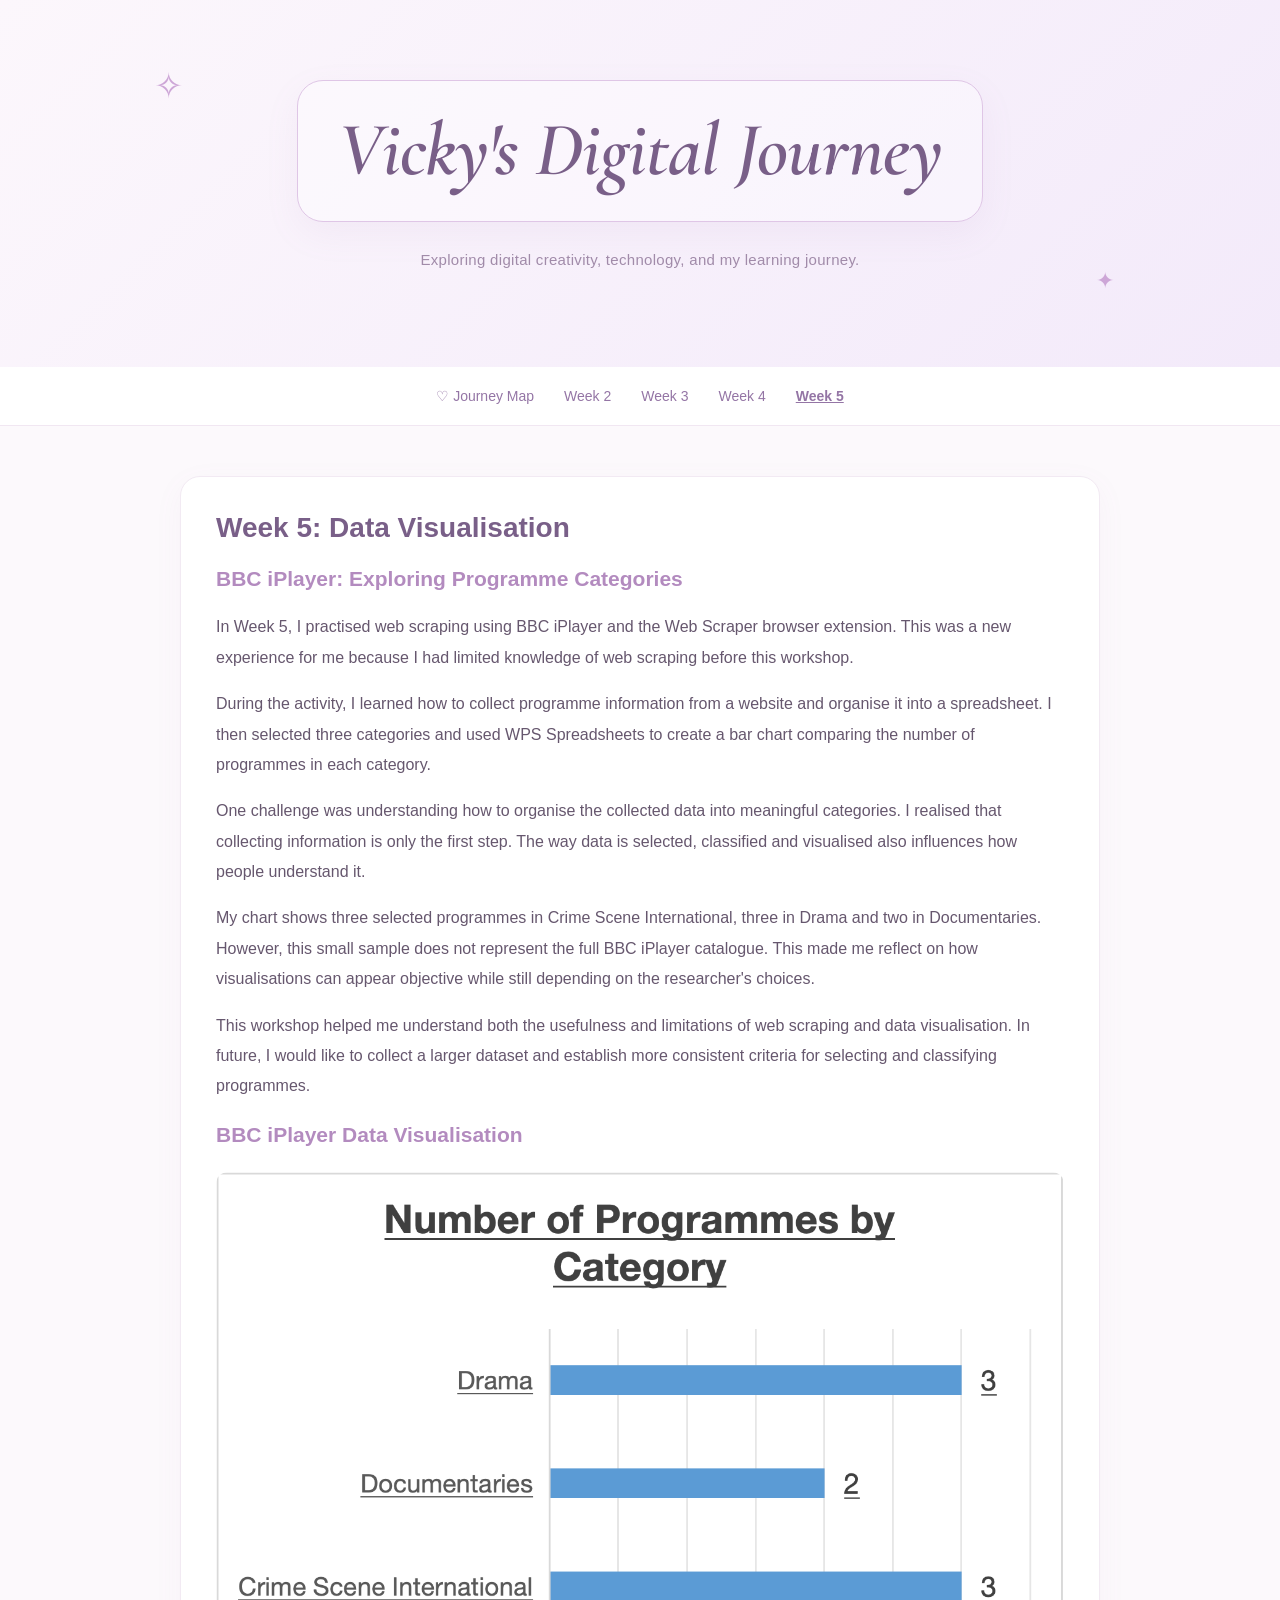
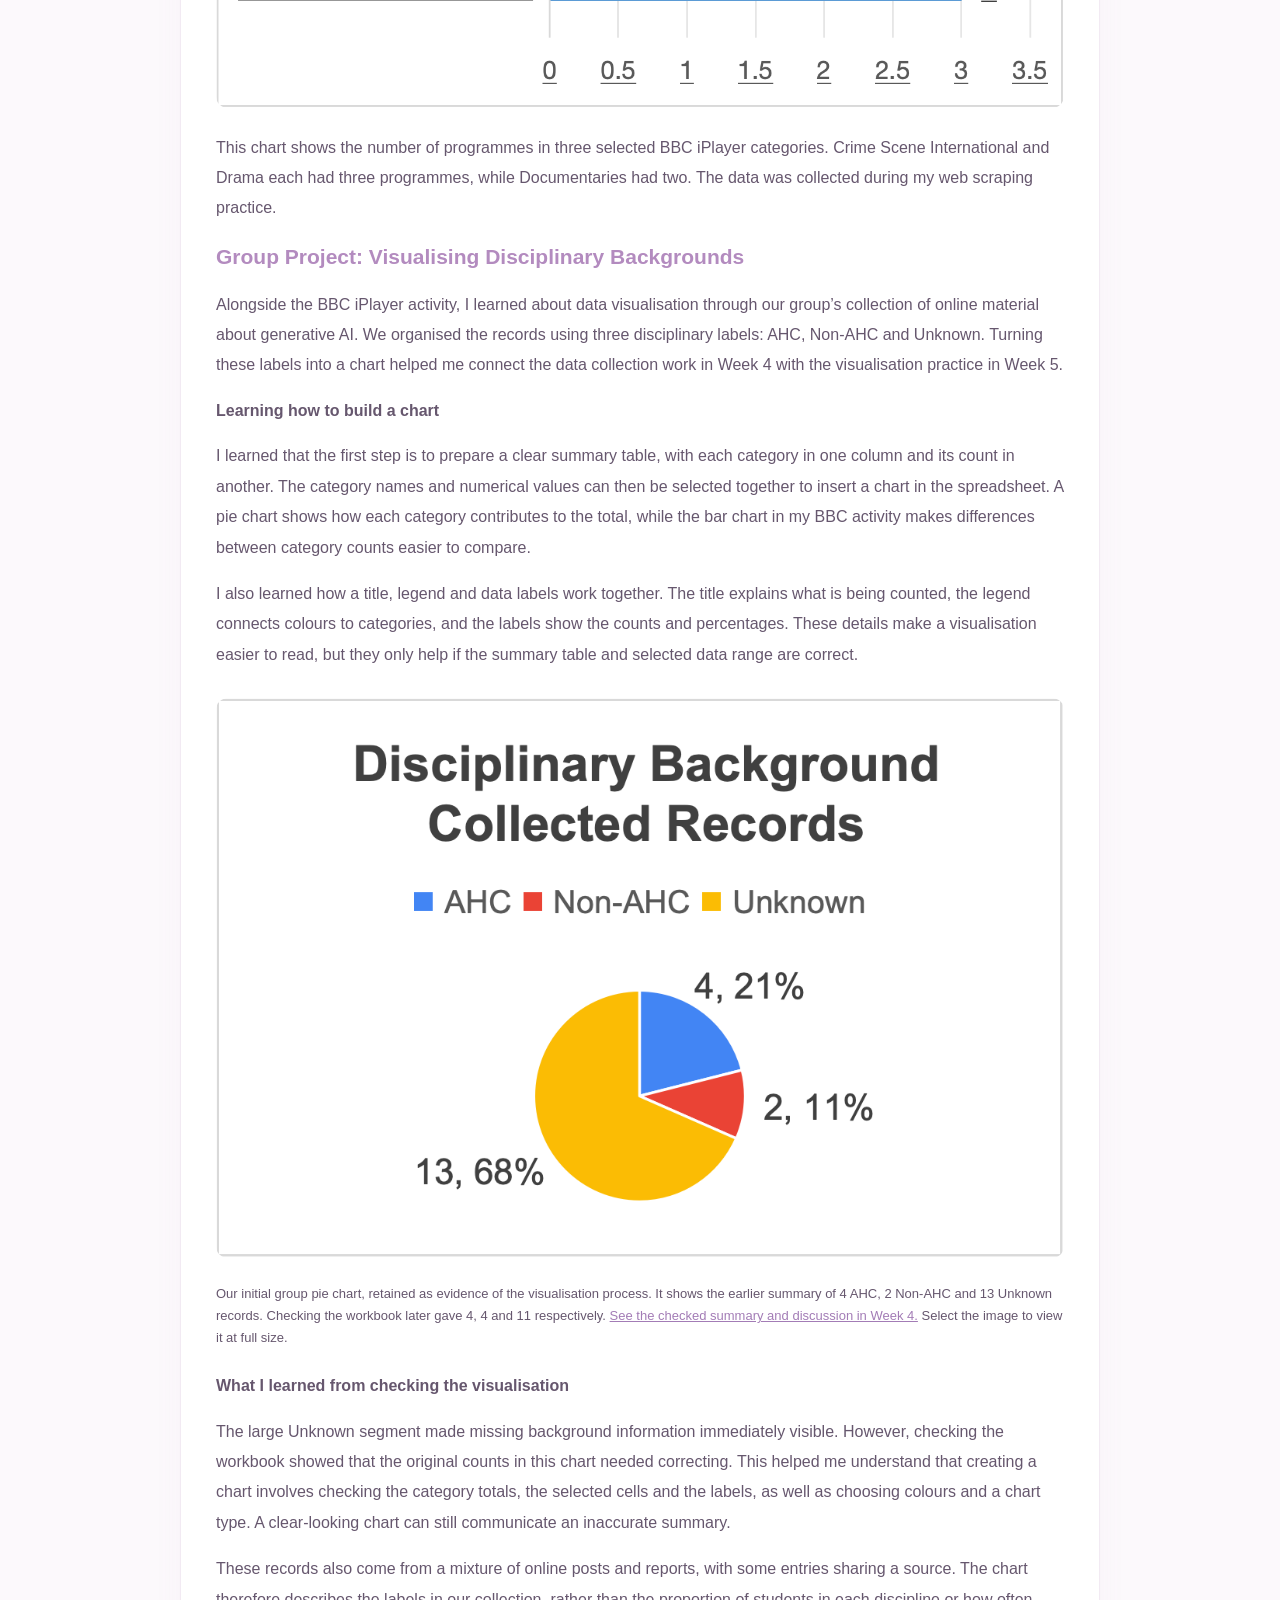
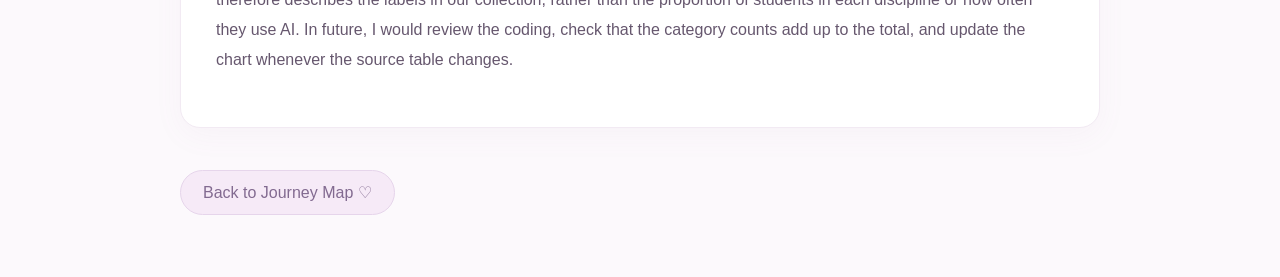
<file: week5.html>
<!DOCTYPE html>
<html lang="en">
<head>
    <meta charset="UTF-8">
    <meta name="viewport" content="width=device-width, initial-scale=1.0">
    
<title>Week 5: Data Visualisation | Vicky's Digital Journey</title>

<link rel="preconnect" href="https://fonts.googleapis.com">
<link rel="preconnect" href="https://fonts.gstatic.com" crossorigin>
<link href="https://fonts.googleapis.com/css2?family=Cormorant+Garamond:ital,wght@0,500;0,600;1,500;1,600&display=swap" rel="stylesheet">

<link rel="stylesheet" href="style.css?v=3">

</head>
<body>


<header>
    <h1>Vicky's Digital Journey</h1>
    <p>Exploring digital creativity, technology, and my learning journey.</p>

    <!-- Minimal animated stars -->
    <span class="hero-sparkle sparkle-one" aria-hidden="true">✧</span>
    <span class="hero-sparkle sparkle-two" aria-hidden="true">✦</span>
    <span class="hero-sparkle sparkle-three" aria-hidden="true">✧</span>

    <!-- Minimal line-art rose -->
    <svg class="hero-rose" viewBox="0 0 100 110" width="55" height="60"
         style="position:absolute !important; width:55px !important; height:60px !important; right:8%; bottom:12%;"         fill="none" stroke="currentColor"
         stroke-width="1.4" stroke-linecap="round"
         stroke-linejoin="round" aria-hidden="true">
        <path d="M48 45 C28 42 27 21 45 15 C58 8 75 21 69 37 C65 51 43 55 35 40 C27 27 41 17 53 23 C65 29 58 43 47 39 C40 36 43 29 49 29 C55 29 55 35 51 36"/>
        <path d="M35 39 C22 33 19 46 32 53 C45 63 69 56 76 43 C83 31 75 23 69 24"/>
        <path d="M52 56 C54 73 48 90 38 105"/>
        <path d="M51 73 C32 61 21 69 20 79 C32 83 44 81 51 73"/>
        <path d="M49 85 C64 72 77 76 82 85 C69 91 57 91 49 85"/>
    </svg>
</header>

    
<nav aria-label="Weekly reflections"><a href="index.html">♡ Journey Map</a><a href="week2.html">Week 2</a><a href="week3.html">Week 3</a><a href="week4.html">Week 4</a><a href="week5.html">Week 5</a></nav><main data-reflection-week="5">
<section id="week5">
    <h2>Week 5: Data Visualisation</h2>
    <h3>BBC iPlayer: Exploring Programme Categories</h3>
   
<p>
  In Week 5, I practised web scraping using BBC iPlayer
  and the Web Scraper browser extension. This was a new
  experience for me because I had limited knowledge
  of web scraping before this workshop.
</p>

<p>
  During the activity, I learned how to collect programme
  information from a website and organise it into a
  spreadsheet. I then selected three categories and used
  WPS Spreadsheets to create a bar chart comparing the
  number of programmes in each category.
</p>

<p>
  One challenge was understanding how to organise the
  collected data into meaningful categories. I realised
  that collecting information is only the first step.
  The way data is selected, classified and visualised
  also influences how people understand it.
</p>

<p>
  My chart shows three selected programmes in Crime
  Scene International, three in Drama and two in
  Documentaries. However, this small sample does not
  represent the full BBC iPlayer catalogue. This made
  me reflect on how visualisations can appear objective
  while still depending on the researcher's choices.
</p>

<p>
  This workshop helped me understand both the usefulness
  and limitations of web scraping and data visualisation.
  In future, I would like to collect a larger dataset
  and establish more consistent criteria for selecting
  and classifying programmes.
</p>

      
<h3>BBC iPlayer Data Visualisation</h3>

<img
    src="bbc-chart.png"
    alt="Bar chart of selected BBC iPlayer programmes"
>

<p>
    This chart shows the number of programmes
    in three selected BBC iPlayer categories.
    Crime Scene International and Drama each
    had three programmes, while Documentaries
    had two. The data was collected during
    my web scraping practice.
</p>
  
  <h3>Group Project: Visualising Disciplinary Backgrounds</h3>
  <p>Alongside the BBC iPlayer activity, I learned about data visualisation through our group’s collection of online material about generative AI. We organised the records using three disciplinary labels: AHC, Non-AHC and Unknown. Turning these labels into a chart helped me connect the data collection work in Week 4 with the visualisation practice in Week 5.</p>
  <h4>Learning how to build a chart</h4>
  <p>I learned that the first step is to prepare a clear summary table, with each category in one column and its count in another. The category names and numerical values can then be selected together to insert a chart in the spreadsheet. A pie chart shows how each category contributes to the total, while the bar chart in my BBC activity makes differences between category counts easier to compare.</p>
  <p>I also learned how a title, legend and data labels work together. The title explains what is being counted, the legend connects colours to categories, and the labels show the counts and percentages. These details make a visualisation easier to read, but they only help if the summary table and selected data range are correct.</p>
  <figure style="margin: 28px 0;">
    <a href="week5-group-chart.png" aria-label="Open our group’s initial disciplinary background pie chart at full size">
      <img src="week5-group-chart.png" width="1092" height="721" loading="lazy" alt="Initial group pie chart showing AHC 4 (21%), Non-AHC 2 (11%) and Unknown 13 (68%), before the spreadsheet counts were checked.">
    </a>
    <figcaption class="source-note">Our initial group pie chart, retained as evidence of the visualisation process. It shows the earlier summary of 4 AHC, 2 Non-AHC and 13 Unknown records. Checking the workbook later gave 4, 4 and 11 respectively. <a href="week4.html#week4">See the checked summary and discussion in Week 4.</a> Select the image to view it at full size.</figcaption>
  </figure>
  <h4>What I learned from checking the visualisation</h4>
  <p>The large Unknown segment made missing background information immediately visible. However, checking the workbook showed that the original counts in this chart needed correcting. This helped me understand that creating a chart involves checking the category totals, the selected cells and the labels, as well as choosing colours and a chart type. A clear-looking chart can still communicate an inaccurate summary.</p>
  <p>These records also come from a mixture of online posts and reports, with some entries sharing a source. The chart therefore describes the labels in our collection, rather than the proportion of students in each discipline or how often they use AI. In future, I would review the coding, check that the category counts add up to the total, and update the chart whenever the source table changes.</p>
</section>
<a class="next-step" href="index.html">Back to Journey Map ♡</a>
</main>
<script src="journey.js?v=2"></script>
</body>
</html>
</file>
<file: style.css>
/* Vicky's Digital Journey */

:root {
    --background: #fcf9fc;
    --white: #ffffff;
    --pink: #f5ddea;
    --lavender: #e6daf5;
    --purple: #aa8abd;
    --text: #66576e;
    --muted: #9e8da6;
}

* {
    box-sizing: border-box;
}

html {
    scroll-behavior: smooth;
}

body {
    margin: 0;
    font-family: Arial, sans-serif;
    background: var(--background);
    color: var(--text);
}

/* Header */

header {
    background: linear-gradient(
        135deg,
        #faf0f7,
        #f0eafa
    );
    color: var(--text);
    text-align: center;
    padding: 75px 20px 65px;
}

header h1 {
    font-size: clamp(32px, 5vw, 52px);
    font-weight: 600;
    letter-spacing: 1px;
    margin: 0 0 18px;
}

header p {
    color: var(--muted);
    font-size: 16px;
    line-height: 1.7;
}

/* Navigation */

nav {
    background: #ffffff;
    text-align: center;
    padding: 20px;
    border-bottom: 1px solid #f1e7f2;
}

nav a {
    color: #9475a5;
    text-decoration: none;
    margin: 0 15px;
    font-size: 14px;
    transition: color 0.3s;
}

nav a:hover {
    color: #d28cb7;
}

/* Main content */

main {
    max-width: 960px;
    margin: 50px auto;
    padding: 0 20px;
}

main section,
.card {
    background: var(--white);
    padding: 35px;
    margin-bottom: 30px;
    border-radius: 20px;
    border: 1px solid #f2eaf3;
    box-shadow: 0 8px 30px rgba(150, 120, 160, 0.05);
}

/* Headings */

main h2 {
    color: #795f88;
    font-size: 28px;
    margin-top: 0;
}

main h3 {
    color: #b38bbf;
    font-size: 21px;
}

/* Text */

main p {
    font-size: 16px;
    line-height: 1.9;
}

main a {
    color: #a37cb6;
}

main a:hover {
    color: #d28cb7;
}

/* Images and charts */

main img {
    display: block;
    max-width: 100%;
    height: auto;
    margin: 25px auto;
    border-radius: 12px;
}

/* Footer */

footer {
    text-align: center;
    padding: 35px 20px;
    background: #f5edf7;
    color: var(--muted);
    font-size: 13px;
}

/* Mobile */

@media (max-width: 600px) {
    header {
        padding: 55px 20px;
    }

    main {
        margin: 25px auto;
    }

    main section,
    .card {
        padding: 22px;
    }

    nav a {
        display: inline-block;
        margin: 7px;
    }
}


/* Dreamy journey map */

.journey-home {
    text-align: center;
    overflow: hidden;
}

.journey-label {
    font-size: 12px !important;
    letter-spacing: 3px;
    color: #b996c9;
}

.journey-intro {
    max-width: 500px;
    margin: 0 auto;
    color: #a08ca8;
}

.journey-map {
    position: relative;
    width: min(100%, 500px);
    height: 650px;
    margin: 25px auto;
    background: linear-gradient(
        180deg, #fffafd, #f9f3fc
    );
    border-radius: 30px;
}

.journey-map .stop-circle {
    width: 112px;
    height: 54px;
    min-width: 112px;
    min-height: 54px;
    box-sizing: border-box;
    border-radius: 999px;

    display: flex;
    align-items: center;
    justify-content: center;

    font-family: Arial, sans-serif;
    font-size: 20px !important;
    font-weight: 400 !important;
    font-style: normal;
    line-height: 1;
    white-space: nowrap;

    color: #806b8e;
}

.journey-map .stop-1 .stop-circle,
.journey-map .stop-3 .stop-circle {
    background: #f3d6e8;
}

.journey-map .stop-2 .stop-circle,
.journey-map .stop-4 .stop-circle {
    background: #ddc8ef;
}
/* Position the dotted path inside the map */
.journey-map .journey-path {
    position: absolute;
    top: 0;
    left: 0;
    width: 100%;
    height: 100%;
    pointer-events: none;
}.journey-path path {
    fill: none;
    stroke: #d7bfe1;
    stroke-width: 3;
    stroke-linecap: round;
    stroke-dasharray: 3 9;
}

.map-stop {
    position: absolute;
    transform: translate(-50%, -50%);
    border: none;
    background: transparent;
    cursor: pointer;
    display: flex;
    align-items: center;
    flex-direction: column;
    gap: 7px;
    width: 160px;
    color: #826b91;
    font-family: inherit;
}

.stop-circle {
    width: 65px;
    height: 65px;
    border-radius: 50%;
    display: grid;
    place-items: center;
    background: #e9dff0;
    border: 5px solid white;
    box-shadow: 0 4px 18px #bda5c333;
    font-size: 21px;
    transition: all 0.3s ease;
}

.map-stop strong {
    font-size: 13px;
}

.map-stop small {
    font-size: 11px;
    color: #a18eaa;
}

.map-stop:hover .stop-circle,
.map-stop:focus-visible .stop-circle {
    transform: scale(1.12);
}

.map-stop.completed .stop-circle {
    background: #f4d5e7;
}

.map-stop.current .stop-circle {
    background: #d8c2eb;
    box-shadow: 0 0 0 7px #eadbf477;
}

.stop-1 { left: 25%; top: 10%; }
.stop-2 { left: 78%; top: 35%; }
.stop-3 { left: 24%; top: 61%; }
.stop-4 { left: 72%; top: 88%; }

.journey-progress {
    color: #a78cb4;
    font-size: 14px;
}

.view-all,
.next-step {
    border: 1px solid #e6d5eb;
    background: #f6eaf7;
    color: #826a90;
    padding: 12px 22px;
    border-radius: 30px;
    cursor: pointer;
    font-family: inherit;
    margin: 12px 0;
}

.view-all:hover,
.next-step:hover {
    background: #ecd9f0;
}

@media (max-width: 600px) {
    .journey-map {
        height: 580px;
    }

    .map-stop {
        width: 125px;
    }

    .map-stop strong {
        font-size: 12px;
    }

    .map-stop small {
        font-size: 10px;
    }
}


/* Elegant journey title */

header {
    position: relative;
    overflow: hidden;
    padding: 75px 20px;
}

header h1 {
    font-family: "Cormorant Garamond", Georgia, serif;
    font-size: clamp(46px, 7vw, 82px);
    font-weight: 600;
    font-style: italic;
    line-height: 1.05;
    letter-spacing: -1px;
    color: #775c86;
    max-width: 850px;
    margin: 0 auto 24px;
}

header p {
    font-size: 15px;
    color: #a48da9;
    letter-spacing: 0.3px;
}

/* Decorative floating stars */

header::before,
header::after {
    content: "✧";
    position: absolute;
    color: #cda6d7;
    pointer-events: none;
    animation: floatingStar 4s ease-in-out infinite;
}

header::before {
    top: 18%;
    left: 12%;
    font-size: 35px;
}

header::after {
    content: "✦";
    right: 13%;
    bottom: 20%;
    font-size: 22px;
    animation-delay: 1.8s;
}

@keyframes floatingStar {
    0%, 100% {
        opacity: 0.35;
        transform: translateY(0) rotate(0deg);
    }

    50% {
        opacity: 0.9;
        transform: translateY(-12px) rotate(12deg);
    }
}

@media (prefers-reduced-motion: reduce) {
    header::before,
    header::after {
        animation: none;
    }
}


/* Minimal INS-style floating title */

header {
    position: relative;
    padding: 80px 24px;
    background: linear-gradient(
        135deg,
        #fcf7fc 0%,
        #f3eafa 100%
    );
    overflow: hidden;
}

header h1 {
    display: block;
    width: fit-content;
    max-width: 100%;
    margin: 0 auto 20px;
    padding: 28px 40px;

    font-family: "Cormorant Garamond", Georgia, serif;
    font-size: clamp(42px, 6vw, 76px);
    font-style: italic;
    font-weight: 600;
    line-height: 1.1;
    color: #795f88;

    background: rgba(255, 255, 255, 0.35);
    border: 1px solid #dfc6e6;
    border-radius: 26px;

    box-shadow: 0 12px 35px rgba(166, 128, 181, 0.08);

    animation: titleFloat 5s ease-in-out infinite;
}

@keyframes titleFloat {
    0%, 100% {
        transform: translateY(0);
    }

    50% {
        transform: translateY(-7px);
    }
}

header p {
    color: #a18ba9;
    font-size: 15px;
    margin-top: 25px;
}

@media (prefers-reduced-motion: reduce) {
    header h1 {
        animation: none;
    }
}
/* Minimal animated decorations */

header .hero-sparkle {
    position: absolute;
    z-index: 2;
    color: #b894ca;
    pointer-events: none;
    opacity: 0;
    animation: sparkleFade 6s ease-in-out infinite;
}

.sparkle-one {
    top: 18%;
    left: 12%;
    font-size: 27px;
    animation-delay: 0s !important;
}

.sparkle-two {
    top: 35%;
    right: 12%;
    font-size: 17px;
    animation-delay: 2s !important;
}

.sparkle-three {
    bottom: 23%;
    left: 17%;
    font-size: 15px;
    animation-delay: 4s !important;
}

@keyframes sparkleFade {
    0%, 100% { opacity: 0; }
    35%, 55% { opacity: 0.65; }
}

/* Delicate animated rose */

header .hero-rose {
    position: absolute;
    right: 7%;
    bottom: 12%;
    width: 65px;
    height: 72px;
    color: #b69ac3;
    opacity: 0;
    pointer-events: none;
    transform-origin: bottom center;
    animation: roseFade 9s ease-in-out infinite;
}

@keyframes roseFade {
    0%, 100% {
        opacity: 0;
        transform: rotate(-2deg);
    }
    40%, 60% {
        opacity: 0.55;
        transform: rotate(2deg);
    }
}

@media (prefers-reduced-motion: reduce) {
    header .hero-sparkle,
    header .hero-rose {
        animation: none;
        opacity: 0.4;
    }
}


/* Keep the decorative rose small */
header svg.hero-rose {
    position: absolute !important;
    width: 55px !important;
    height: 60px !important;
    max-width: 55px !important;
    right: 8% !important;
    bottom: 12% !important;
    display: block;
    pointer-events: none;
}

/* Week 2–5 oval buttons */
.journey-map .map-stop .stop-circle {
    width: 112px !important;
    height: 54px !important;
    min-width: 112px !important;
    min-height: 54px !important;
    border-radius: 999px !important;

    font-family: Arial, sans-serif !important;
    font-size: 20px !important;
    font-weight: 700 !important;
    font-style: normal !important;
    white-space: nowrap !important;
}

/* Pink: Week 2 and Week 4 */
.journey-map .stop-1 .stop-circle,
.journey-map .stop-3 .stop-circle {
    background: #f3d6e8 !important;
}

/* Purple: Week 3 and Week 5 */
.journey-map .stop-2 .stop-circle,
.journey-map .stop-4 .stop-circle {
    background: #ddc8ef !important;
}

/* Navigation links retain the original button appearance. */
a.map-stop { text-decoration: none; }
a.view-all, a.next-step { display: inline-block; text-decoration: none; }
nav a[aria-current="page"] { font-weight: bold; text-decoration: underline; }
a:focus-visible { outline: 2px solid #795f88; outline-offset: 5px; }

/* Week 4 record summary, using the existing pink and purple palette. */
.record-summary { margin: 28px 0; padding: 24px; background: #fcf7fc; border: 1px solid #e6d5eb; border-radius: 20px; }
.record-summary figcaption { color: #795f88; font-weight: 600; line-height: 1.6; }
.record-bar { display: flex; height: 26px; border-radius: 999px; overflow: hidden; margin: 20px 0; }
.bar-ahc { flex: 4; background: #d39abd; }
.bar-non-ahc { flex: 4; background: #a88abd; }
.bar-unknown { flex: 11; background: #ded5e5; }
.record-table { width: 100%; border-collapse: collapse; font-size: 14px; }
.record-table caption { text-align: left; line-height: 1.6; margin-bottom: 12px; font-size: 12px; }
.record-table th, .record-table td { padding: 12px 5px; border-bottom: 1px solid #e6d5eb; text-align: right; }
.record-table th:first-child { text-align: left; }
.record-table tbody th { font-weight: 400; }
.record-key { display: inline-block; width: 10px; height: 10px; border-radius: 50%; margin-right: 8px; }
.key-ahc { background: #d39abd; }
.key-non-ahc { background: #a88abd; }
.key-unknown { background: #ded5e5; }
main .source-note { font-size: 13px; line-height: 1.7; margin-bottom: 0; overflow-wrap: anywhere; }
@media (max-width: 600px) { .record-summary { padding: 16px; } }
</file>
